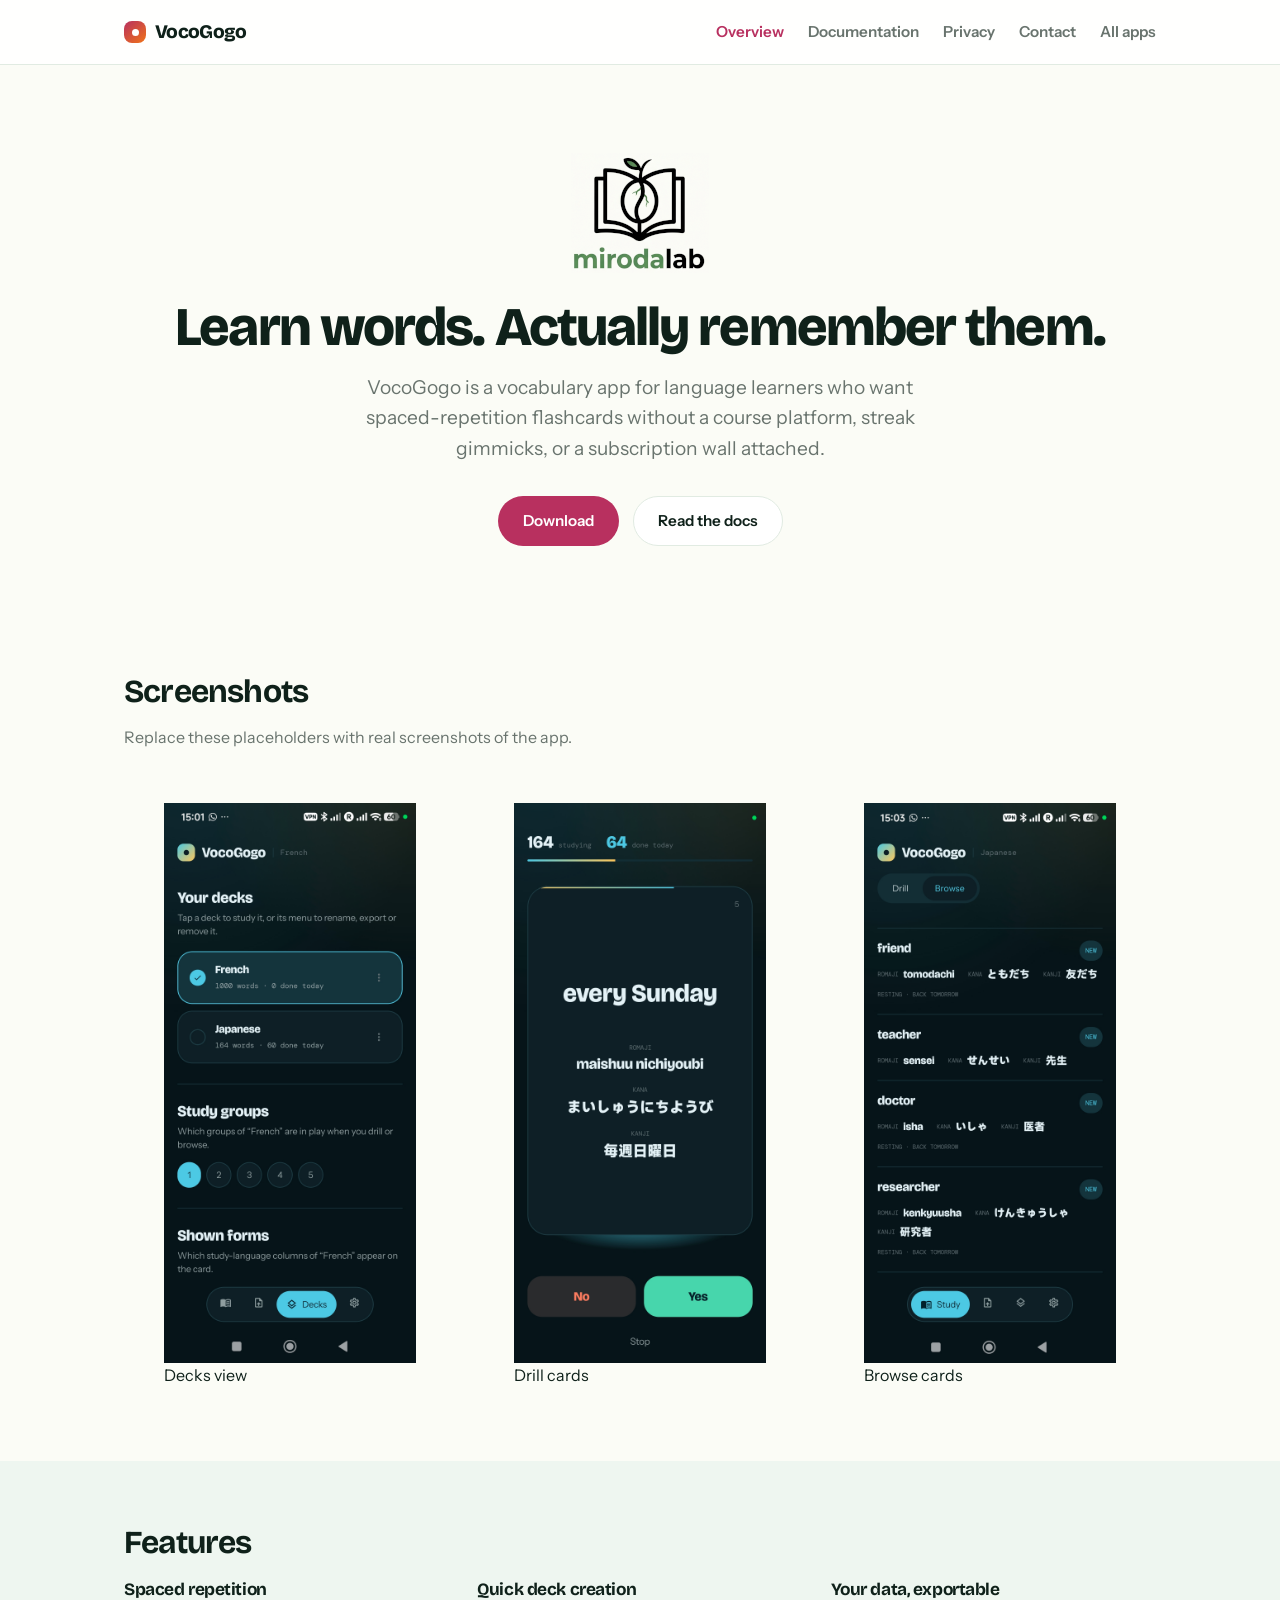
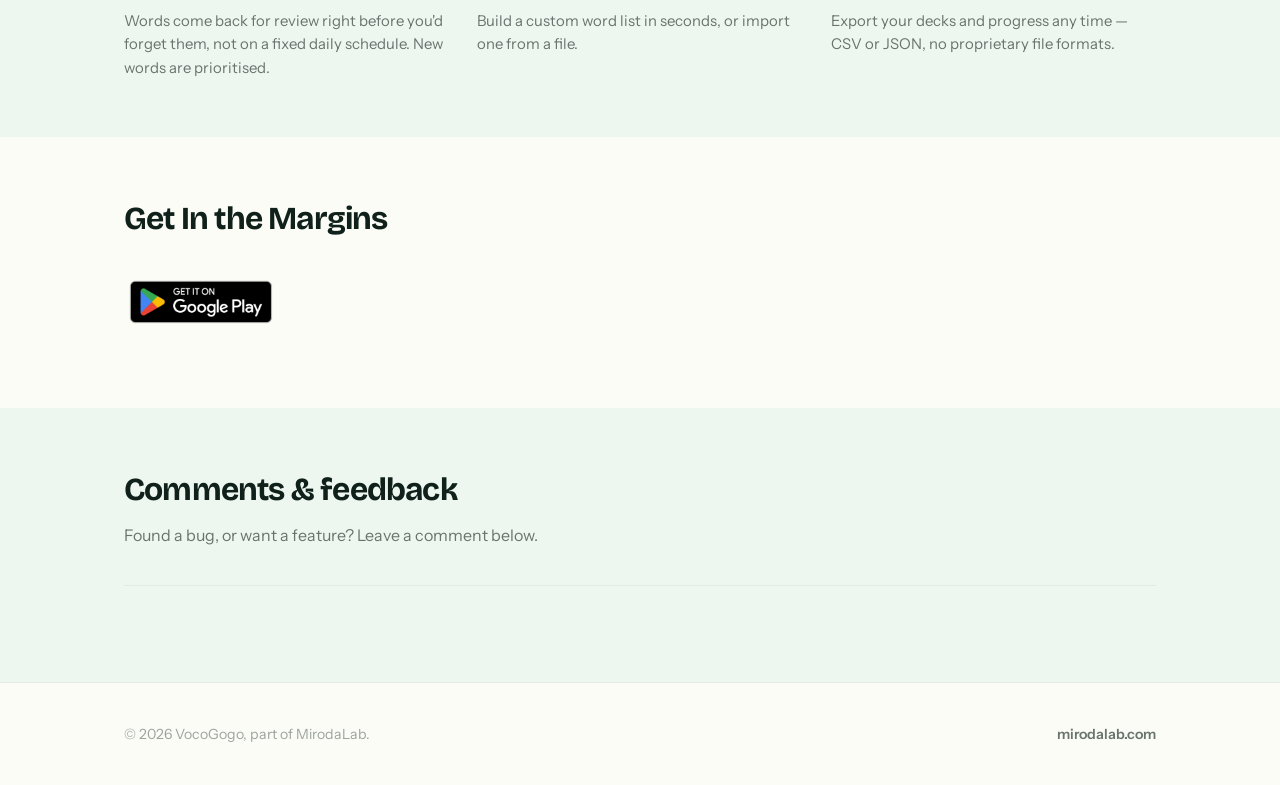
<file: index.html>
<!DOCTYPE html>
<html lang="en">
<head>
<meta charset="UTF-8">
<meta name="viewport" content="width=device-width, initial-scale=1.0">
<title>VocoGogo — a vocabulary learning app</title>
<meta name="description" content="VocoGogo is a vocabulary app for language learners — spaced-repetition flashcards without a bloated course platform attached.">
<link rel="stylesheet" href="css/style.css">
<style>:root{--accent:#b8305f;--accent-dark:#8f2549;}</style>
</head>
<body>

<header class="site-nav">
  <div class="wrap">
    <a class="brand" href="./"><span class="dot"></span>VocoGogo</a>
    <button class="menu-toggle" aria-label="Toggle menu" aria-expanded="false">
      <svg width="22" height="22" viewBox="0 0 22 22" fill="none" stroke="currentColor" stroke-width="2" stroke-linecap="round"><line x1="2" y1="5" x2="20" y2="5"/><line x1="2" y1="11" x2="20" y2="11"/><line x1="2" y1="17" x2="20" y2="17"/></svg>
    </button>
    <nav class="links">
      <a href="./" class="active">Overview</a>
      <a href="docs.html">Documentation</a>
      <a href="privacy.html">Privacy</a>
      <a href="contact.html">Contact</a>
      <a href="https://mirodalab.com">All apps</a>
    </nav>
  </div>
</header>

<section class="hero">
  <div class="logo-container">
      <img src="images/logo-stc.png" alt="Mirodalab">
  </div>
  <br>
  <div class="wrap">
    <h1>Learn words. Actually remember them.</h1>
    <p class="lead">VocoGogo is a vocabulary app for language learners who want spaced-repetition flashcards without a course platform, streak gimmicks, or a subscription wall attached.</p>
    <div class="cta-row">
      <a href="#download" class="btn btn-primary">Download</a>
      <a href="docs.html" class="btn btn-secondary">Read the docs</a>
    </div>
  </div>
</section>

<section>
  <div class="wrap">
    <h2 class="section-title">Screenshots</h2>
    <p class="section-sub">Replace these placeholders with real screenshots of the app.</p>
    <div class="screenshots">
      <figure class="screenshot">
        <img src="images/decks.jpg" alt="Decks view" loading="lazy">
        <figcaption>Decks view</figcaption>
      </figure>
      <figure class="screenshot">
        <img src="images/answer.jpg" alt="Flashcard drill view" loading="lazy">
        <figcaption>Drill cards</figcaption>
      </figure>
      <figure class="screenshot">
        <img src="images/browse.jpg" alt="Browse cards view" loading="lazy">
        <figcaption>Browse cards</figcaption>
      </figure>
    </div>
  </div>
</section>

<section class="alt">
  <div class="wrap">
    <h2 class="section-title">Features</h2>
    <div class="features">
      <div class="feature">
        <h4>Spaced repetition</h4>
        <p>Words come back for review right before you'd forget them, not on a fixed daily schedule. New words are prioritised.</p>
      </div>
      <div class="feature">
        <h4>Quick deck creation</h4>
        <p>Build a custom word list in seconds, or import one from a file.</p>
      </div>
      <div class="feature">
        <h4>Your data, exportable</h4>
        <p>Export your decks and progress any time — CSV or JSON, no proprietary file formats.</p>
      </div>
    </div>
  </div>
</section>

<section id="download">
  <div class="wrap">
    <h2 class="section-title">Get In the Margins</h2>
      <div class="google-container">
        <a href="https://play.google.com/store/apps/details?id=com.miroda.vocogogo" target="_blank"><img src="images/googleplay.png" height=100px alt="Mirodalab"></a>
      </div>
  </div>
</section>

<section class="alt">
  <div class="wrap">
    <h2 class="section-title">Comments &amp; feedback</h2>
    <p class="section-sub">Found a bug, or want a feature? Leave a comment below.</p>
    <div class="comments-section">
      <script src="https://giscus.app/client.js"
        data-repo="miroda3742/vocogogo-site"
        data-repo-id="REPLACE_ME"
        data-category="General"
        data-category-id="REPLACE_ME"
        data-mapping="pathname"
        data-strict="0"
        data-reactions-enabled="1"
        data-emit-metadata="0"
        data-input-position="top"
        data-theme="noborder_light"
        data-lang="en"
        data-loading="lazy"
        crossorigin="anonymous"
        async>
      </script>
    </div>
  </div>
</section>

<footer class="site-footer">
  <div class="wrap">
    <span>© 2026 VocoGogo, part of MirodaLab.</span>
    <span><a href="https://mirodalab.com">mirodalab.com</a></span>
  </div>
</footer>

<script src="js/nav.js" defer></script>
</body>
</html>
</file>
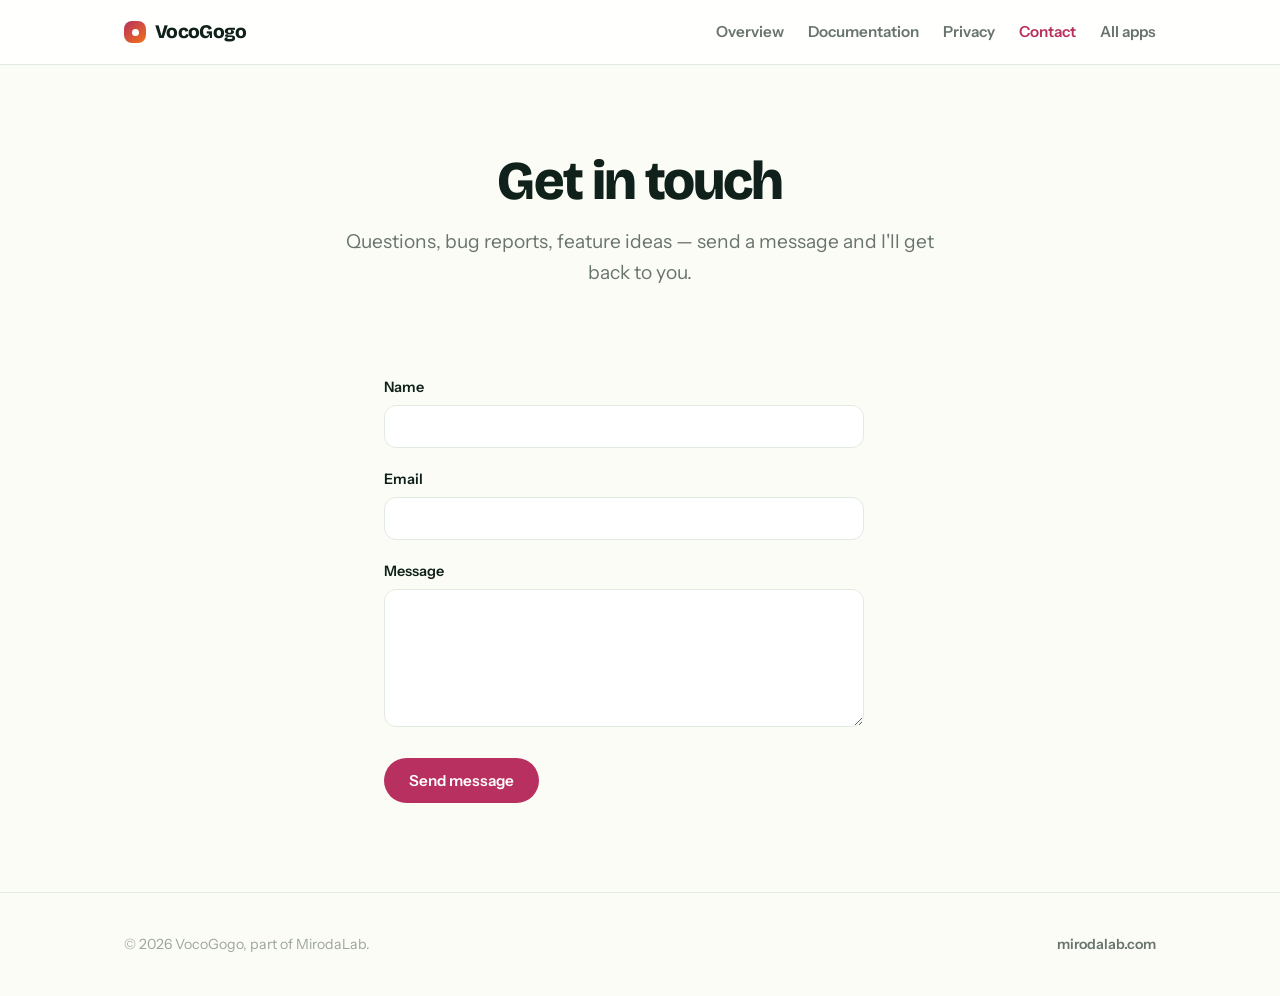
<file: contact.html>
<!DOCTYPE html>
<html lang="en">
<head>
<meta charset="UTF-8">
<meta name="viewport" content="width=device-width, initial-scale=1.0">
<title>Contact — VocoGogo</title>
<meta name="description" content="Get in touch about VocoGogo, the vocabulary learning app.">
<link rel="stylesheet" href="css/style.css">
<style>:root{--accent:#b8305f;--accent-dark:#8f2549;}</style>
<script src="https://challenges.cloudflare.com/turnstile/v0/api.js" async defer></script>
</head>
<body>

<header class="site-nav">
  <div class="wrap">
    <a class="brand" href="./"><span class="dot"></span>VocoGogo</a>
    <button class="menu-toggle" aria-label="Toggle menu" aria-expanded="false">
      <svg width="22" height="22" viewBox="0 0 22 22" fill="none" stroke="currentColor" stroke-width="2" stroke-linecap="round"><line x1="2" y1="5" x2="20" y2="5"/><line x1="2" y1="11" x2="20" y2="11"/><line x1="2" y1="17" x2="20" y2="17"/></svg>
    </button>
    <nav class="links">
      <a href="./">Overview</a>
      <a href="docs.html">Documentation</a>
      <a href="privacy.html">Privacy</a>
      <a href="contact.html" class="active">Contact</a>
      <a href="https://mirodalab.com">All apps</a>
    </nav>
  </div>
</header>

<section class="hero" style="padding-bottom:0">
  <div class="wrap">
    <h1>Get in touch</h1>
    <p class="lead">Questions, bug reports, feature ideas — send a message and I'll get back to you.</p>
  </div>
</section>

<section>
  <div class="wrap" style="max-width:560px">
    <form id="contact-form" class="contact-form" novalidate>
      <div class="form-row">
        <label for="name">Name</label>
        <input type="text" id="name" name="name" required autocomplete="name">
      </div>
      <div class="form-row">
        <label for="email">Email</label>
        <input type="email" id="email" name="email" required autocomplete="email">
      </div>
      <div class="form-row">
        <label for="message">Message</label>
        <textarea id="message" name="message" rows="6" required></textarea>
      </div>

      <!-- Honeypot: hidden from real visitors via CSS, left for bots -->
      <div class="hp-field" aria-hidden="true">
        <label for="company">Company</label>
        <input type="text" id="company" name="company" tabindex="-1" autocomplete="off">
      </div>

      <div class="form-row">
        <div class="cf-turnstile" data-sitekey="0x4AAAAAAEADFp6xcKhu_VGA"></div>
      </div>

      <button type="submit" class="btn btn-primary">Send message</button>
      <p class="form-status" id="form-status" role="status" aria-live="polite"></p>
    </form>
  </div>
</section>

<footer class="site-footer">
  <div class="wrap">
    <span>© 2026 VocoGogo, part of MirodaLab.</span>
    <span><a href="https://mirodalab.com">mirodalab.com</a></span>
  </div>
</footer>

<script src="js/nav.js" defer></script>
<script src="js/contact.js" defer></script>
</body>
</html>
</file>
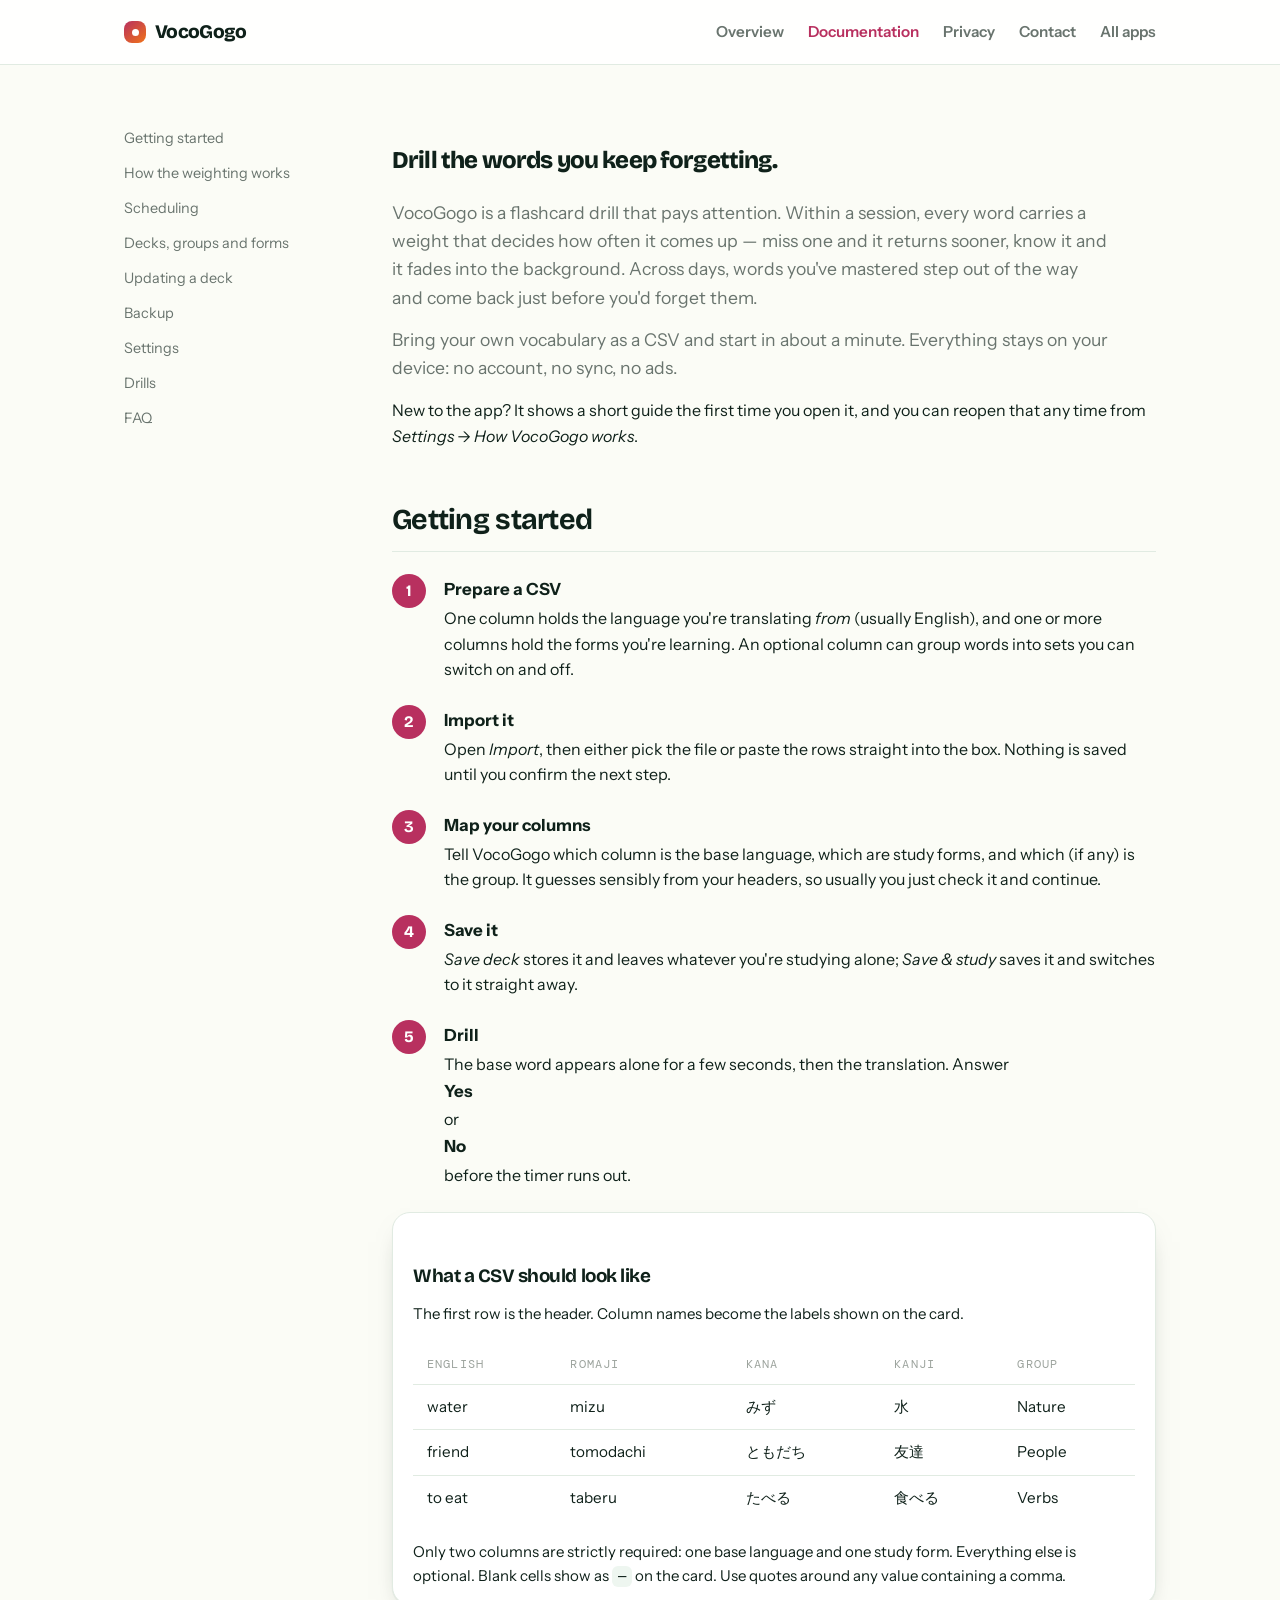
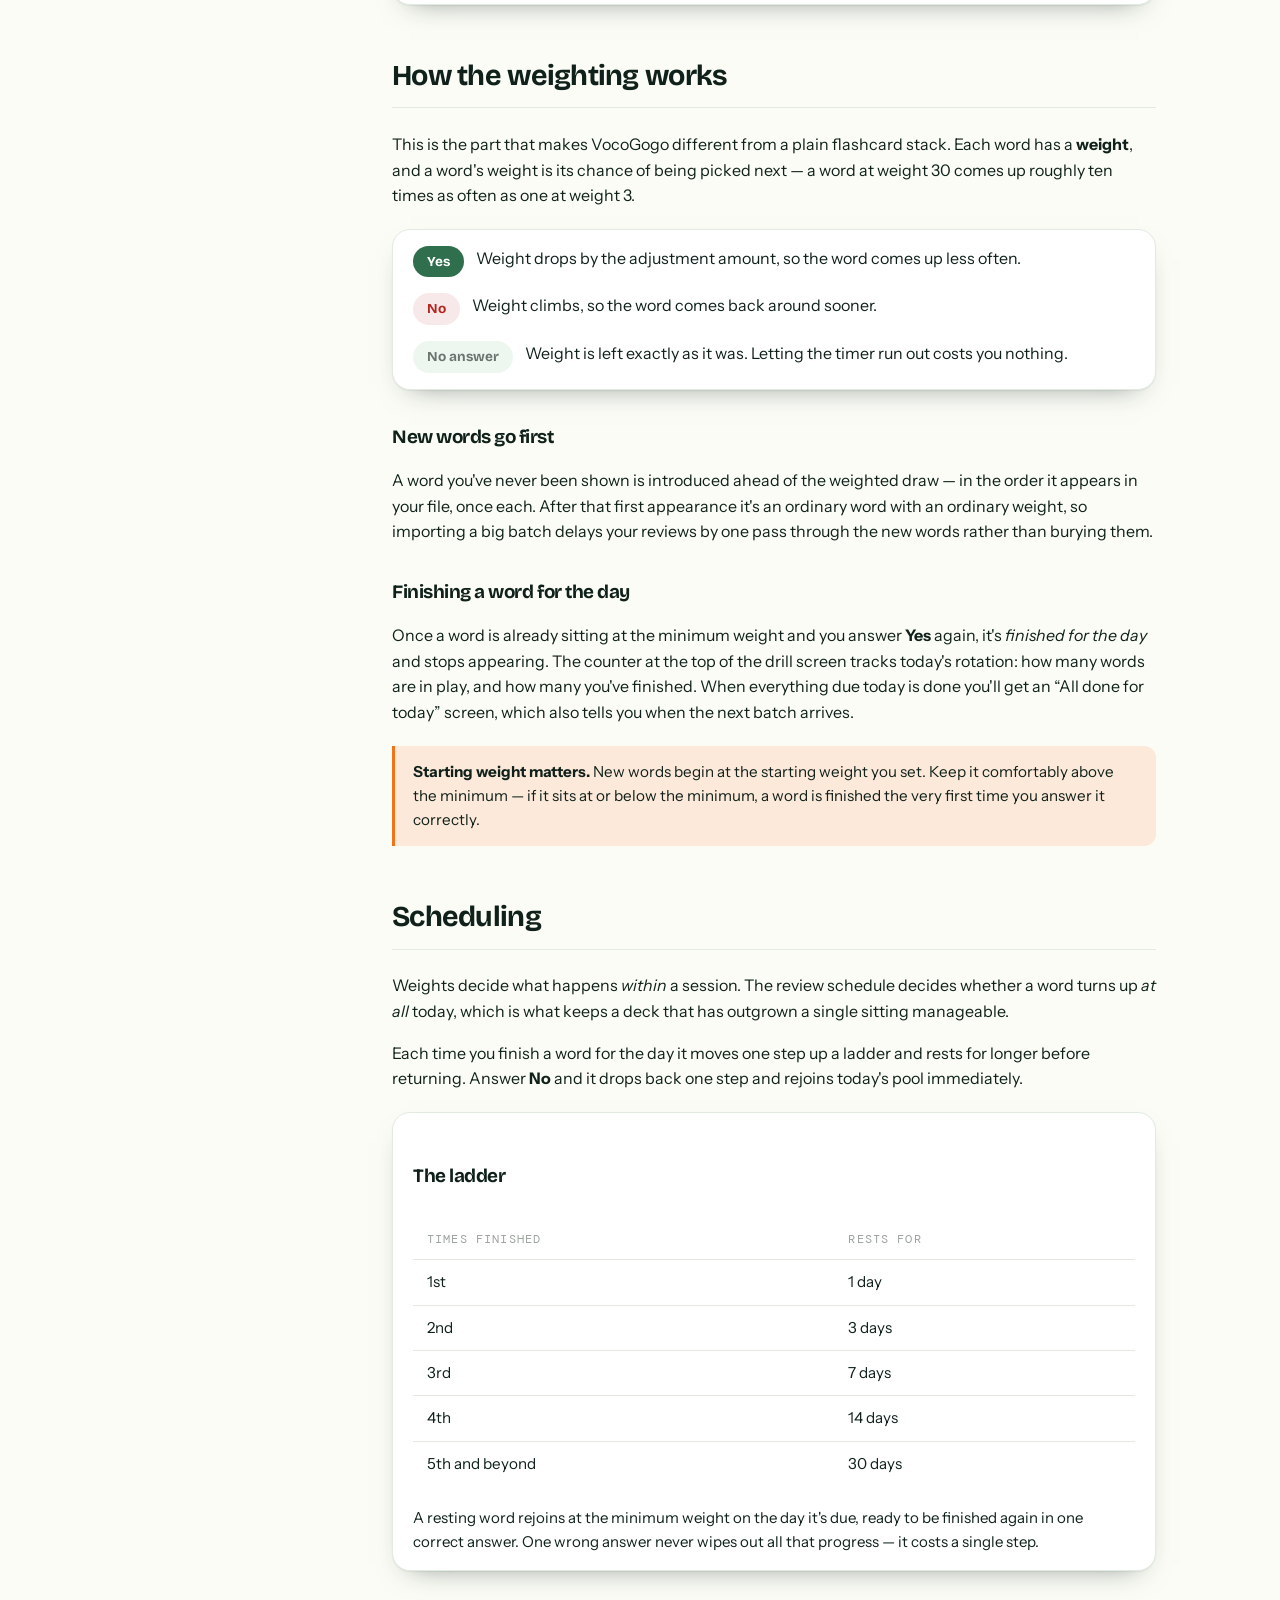
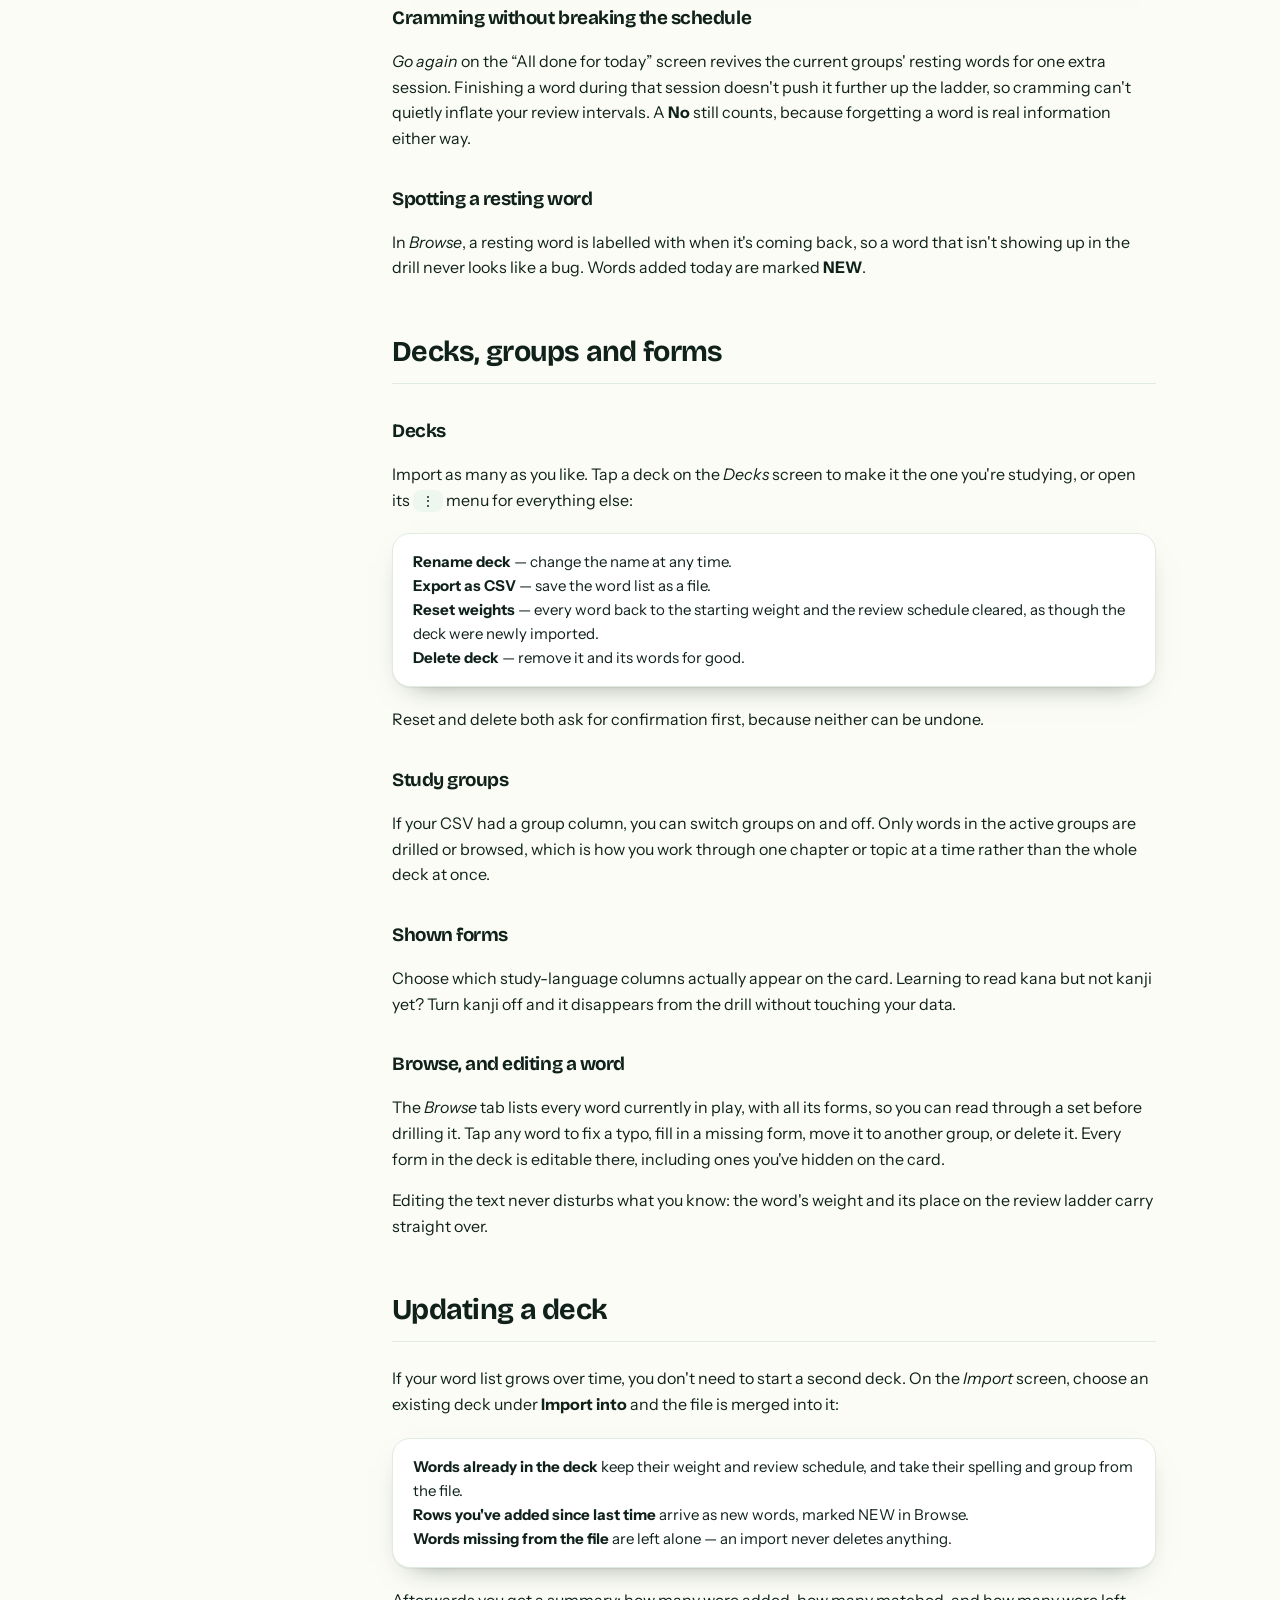
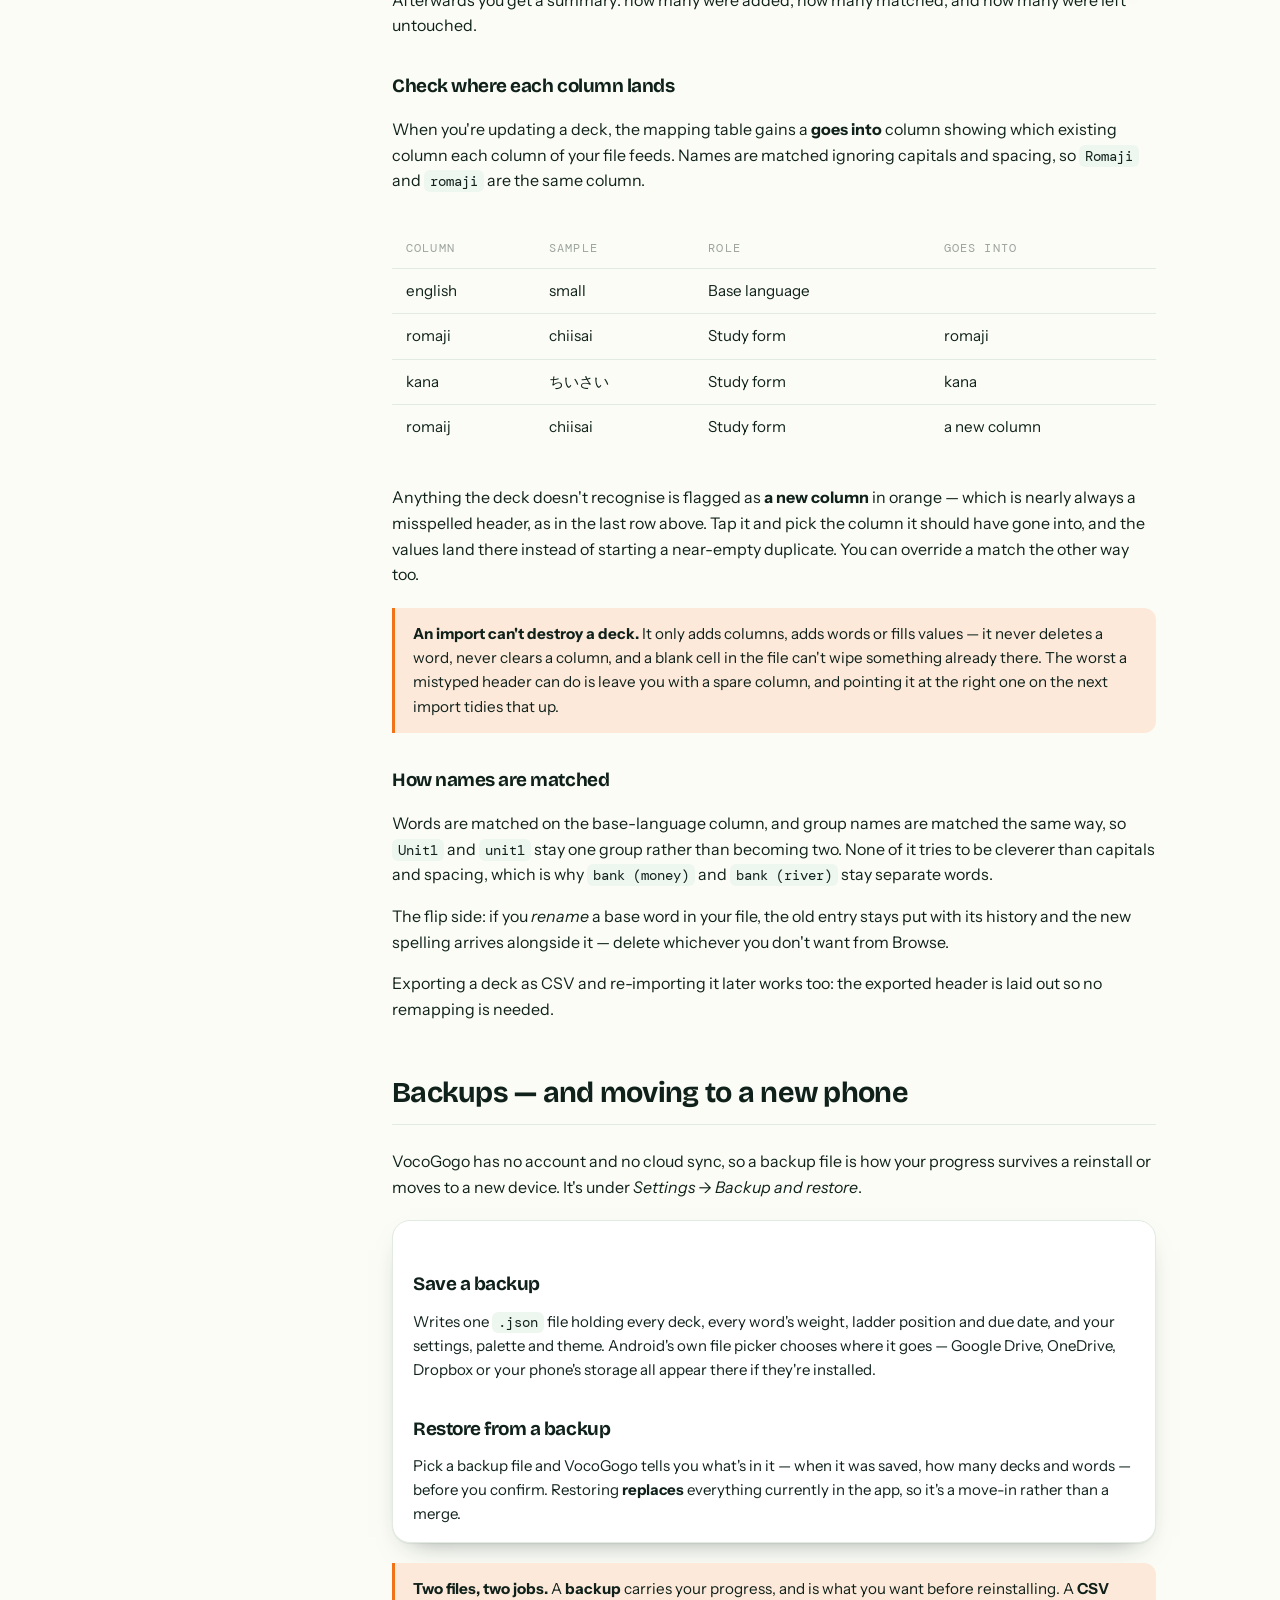
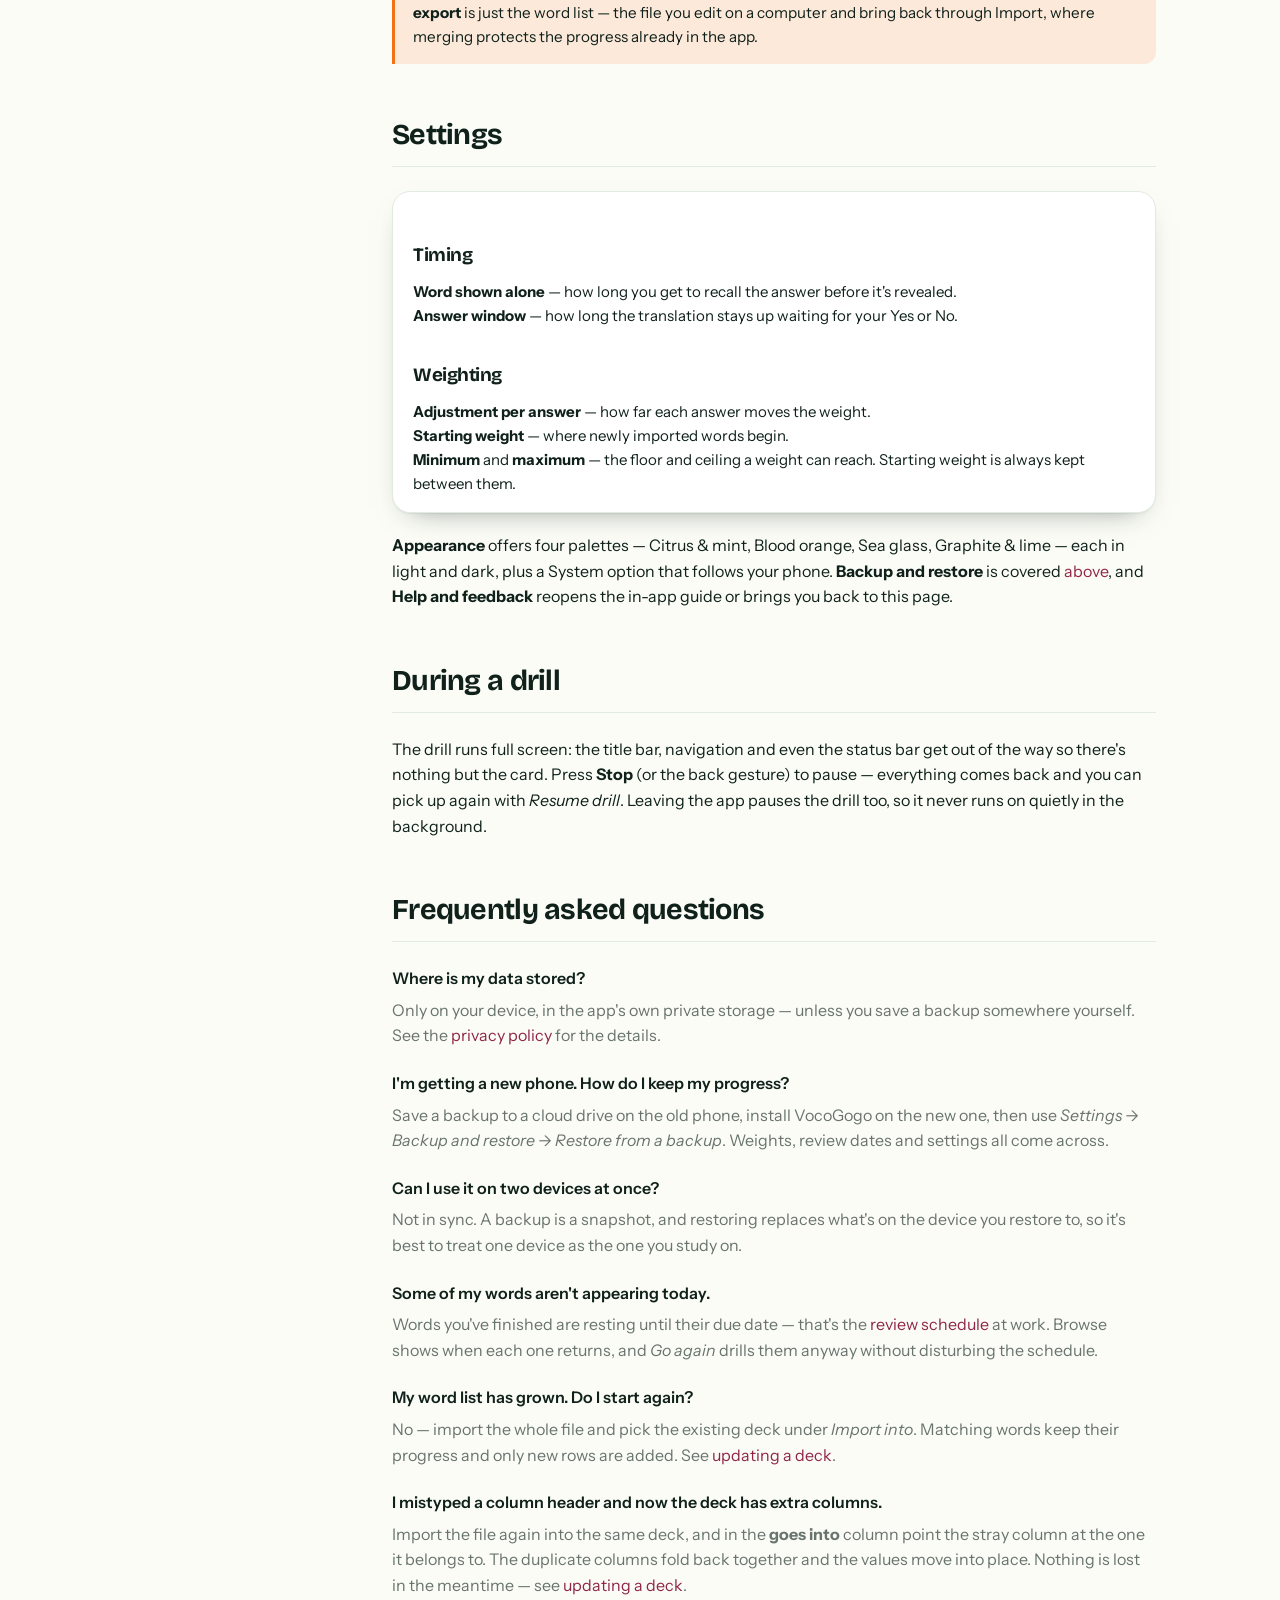
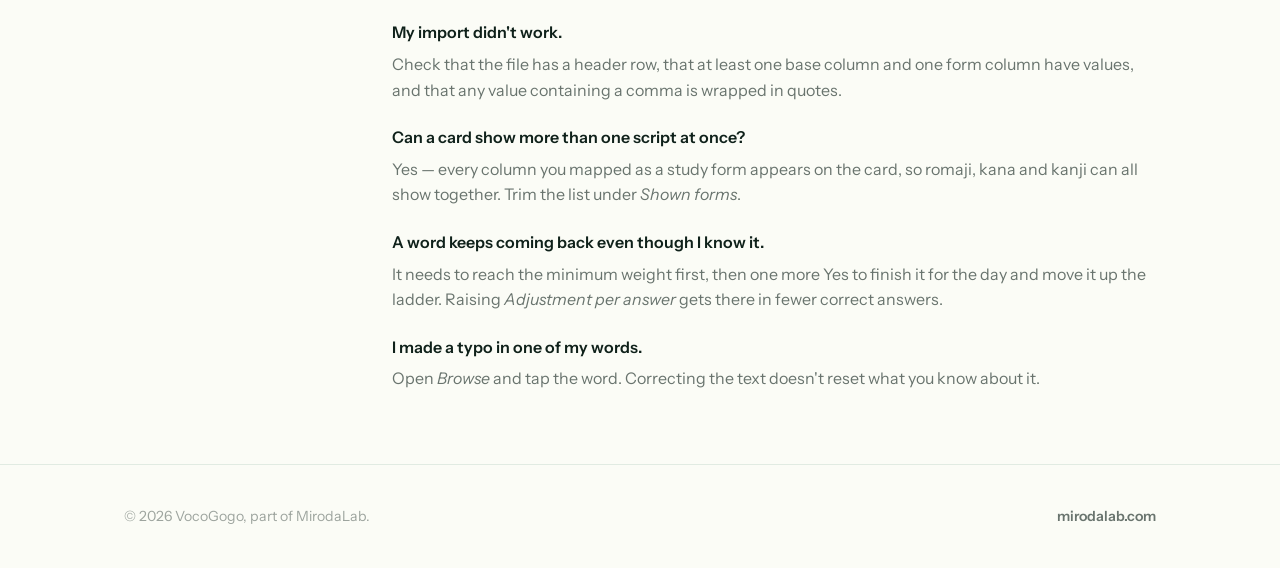
<file: docs.html>
<!DOCTYPE html>
<html lang="en">
<head>
<meta charset="UTF-8">
<meta name="viewport" content="width=device-width, initial-scale=1.0">
<title>Documentation — VocoGogo</title>
<link rel="stylesheet" href="css/style.css">
<style>:root{--accent:#b8305f;--accent-dark:#8f2549;}</style>
</head>
<body>

<header class="site-nav">
  <div class="wrap">
    <a class="brand" href="./"><span class="dot"></span>VocoGogo</a>
    <button class="menu-toggle" aria-label="Toggle menu" aria-expanded="false">
      <svg width="22" height="22" viewBox="0 0 22 22" fill="none" stroke="currentColor" stroke-width="2" stroke-linecap="round"><line x1="2" y1="5" x2="20" y2="5"/><line x1="2" y1="11" x2="20" y2="11"/><line x1="2" y1="17" x2="20" y2="17"/></svg>
    </button>
    <nav class="links">
      <a href="./">Overview</a>
      <a href="docs.html" class="active">Documentation</a>
      <a href="privacy.html">Privacy</a>
      <a href="contact.html">Contact</a>
      <a href="https://mirodalab.com">All apps</a>
    </nav>
  </div>
</header>

<section>
  <div class="wrap docs-layout">
    <aside class="docs-toc">
      <a href="#getting-started">Getting started</a>
      <a href="#weights">How the weighting works</a>
      <a href="#schedule">Scheduling</a>
      <a href="#decks">Decks, groups and forms</a>
      <a href="#update">Updating a deck</a>
      <a href="#backup">Backup</a>
      <a href="#settings">Settings</a>
      <a href="#drills">Drills</a>
      <a href="#faq">FAQ</a>
    </aside>

    <div class="docs-content">
      <h1>Drill the words you keep forgetting.</h1>
  <p class="lede">
    VocoGogo is a flashcard drill that pays attention. Within a session, every word carries a
    weight that decides how often it comes up — miss one and it returns sooner, know it and it
    fades into the background. Across days, words you've mastered step out of the way and come
    back just before you'd forget them.
  </p>
  <p class="lede">
    Bring your own vocabulary as a CSV and start in about a minute. Everything stays on your
    device: no account, no sync, no ads.
  </p>
  <p style="color:var(--ink-soft);">
    New to the app? It shows a short guide the first time you open it, and you can reopen that
    any time from <em>Settings → How VocoGogo works</em>.
  </p>

  <h2 id="getting-started">Getting started</h2>

  <ol class="steps">
    <li>
      <strong>Prepare a CSV</strong>
      One column holds the language you're translating <em>from</em> (usually English), and
      one or more columns hold the forms you're learning. An optional column can group words
      into sets you can switch on and off.
    </li>
    <li>
      <strong>Import it</strong>
      Open <em>Import</em>, then either pick the file or paste the rows straight into the box.
      Nothing is saved until you confirm the next step.
    </li>
    <li>
      <strong>Map your columns</strong>
      Tell VocoGogo which column is the base language, which are study forms, and which
      (if any) is the group. It guesses sensibly from your headers, so usually you just check
      it and continue.
    </li>
    <li>
      <strong>Save it</strong>
      <em>Save deck</em> stores it and leaves whatever you're studying alone;
      <em>Save &amp; study</em> saves it and switches to it straight away.
    </li>
    <li>
      <strong>Drill</strong>
      The base word appears alone for a few seconds, then the translation. Answer
      <strong>Yes</strong> or <strong>No</strong> before the timer runs out.
    </li>
  </ol>

  <div class="card">
    <h3>What a CSV should look like</h3>
    <p style="color:var(--ink-soft); font-size:15px;">
      The first row is the header. Column names become the labels shown on the card.
    </p>
    <div class="tablewrap">
      <table>
        <tr><th>english</th><th>romaji</th><th>kana</th><th>kanji</th><th>group</th></tr>
        <tr><td>water</td><td>mizu</td><td>みず</td><td>水</td><td>Nature</td></tr>
        <tr><td>friend</td><td>tomodachi</td><td>ともだち</td><td>友達</td><td>People</td></tr>
        <tr><td>to eat</td><td>taberu</td><td>たべる</td><td>食べる</td><td>Verbs</td></tr>
      </table>
    </div>
    <p style="margin-bottom:0; font-size:15px; color:var(--ink-soft);">
      Only two columns are strictly required: one base language and one study form. Everything
      else is optional. Blank cells show as <code>—</code> on the card. Use quotes around any
      value containing a comma.
    </p>
  </div>

  <h2 id="weights">How the weighting works</h2>
  <p>
    This is the part that makes VocoGogo different from a plain flashcard stack. Each word
    has a <strong>weight</strong>, and a word's weight is its chance of being picked next — a
    word at weight 30 comes up roughly ten times as often as one at weight 3.
  </p>

  <div class="card">
    <div class="keyrow">
      <span class="pill yes">Yes</span>
      <div>Weight drops by the adjustment amount, so the word comes up less often.</div>
    </div>
    <div class="keyrow">
      <span class="pill no">No</span>
      <div>Weight climbs, so the word comes back around sooner.</div>
    </div>
    <div class="keyrow" style="margin-bottom:0">
      <span class="pill none">No answer</span>
      <div>Weight is left exactly as it was. Letting the timer run out costs you nothing.</div>
    </div>
  </div>

  <h3>New words go first</h3>
  <p>
    A word you've never been shown is introduced ahead of the weighted draw — in the order it
    appears in your file, once each. After that first appearance it's an ordinary word with an
    ordinary weight, so importing a big batch delays your reviews by one pass through the new
    words rather than burying them.
  </p>

  <h3>Finishing a word for the day</h3>
  <p>
    Once a word is already sitting at the minimum weight and you answer <strong>Yes</strong>
    again, it's <em>finished for the day</em> and stops appearing. The counter at the top of
    the drill screen tracks today's rotation: how many words are in play, and how many you've
    finished. When everything due today is done you'll get an “All done for today” screen,
    which also tells you when the next batch arrives.
  </p>

  <div class="note">
    <strong>Starting weight matters.</strong> New words begin at the starting weight you set.
    Keep it comfortably above the minimum — if it sits at or below the minimum, a word is
    finished the very first time you answer it correctly.
  </div>

  <h2 id="schedule">Scheduling</h2>
  <p>
    Weights decide what happens <em>within</em> a session. The review schedule decides whether
    a word turns up <em>at all</em> today, which is what keeps a deck that has outgrown a
    single sitting manageable.
  </p>
  <p>
    Each time you finish a word for the day it moves one step up a ladder and rests for longer
    before returning. Answer <strong>No</strong> and it drops back one step and rejoins today's
    pool immediately.
  </p>

  <div class="card">
    <h3>The ladder</h3>
    <div class="tablewrap">
      <table>
        <tr><th>Times finished</th><th>Rests for</th></tr>
        <tr><td>1st</td><td>1 day</td></tr>
        <tr><td>2nd</td><td>3 days</td></tr>
        <tr><td>3rd</td><td>7 days</td></tr>
        <tr><td>4th</td><td>14 days</td></tr>
        <tr><td>5th and beyond</td><td>30 days</td></tr>
      </table>
    </div>
    <p style="margin-bottom:0; font-size:15px; color:var(--ink-soft);">
      A resting word rejoins at the minimum weight on the day it's due, ready to be finished
      again in one correct answer. One wrong answer never wipes out all that progress — it
      costs a single step.
    </p>
  </div>

  <h3>Cramming without breaking the schedule</h3>
  <p>
    <em>Go again</em> on the “All done for today” screen revives the current groups' resting
    words for one extra session. Finishing a word during that session doesn't push it further
    up the ladder, so cramming can't quietly inflate your review intervals. A
    <strong>No</strong> still counts, because forgetting a word is real information either way.
  </p>

  <h3>Spotting a resting word</h3>
  <p>
    In <em>Browse</em>, a resting word is labelled with when it's coming back, so a word that
    isn't showing up in the drill never looks like a bug. Words added today are marked
    <strong>NEW</strong>.
  </p>

  <h2 id="decks">Decks, groups and forms</h2>

  <h3>Decks</h3>
  <p>
    Import as many as you like. Tap a deck on the <em>Decks</em> screen to make it the one
    you're studying, or open its <span class="menu">⋮</span> menu for everything else:
  </p>
  <div class="card">
    <p style="font-size:15px; color:var(--ink-soft); margin-bottom:0;">
      <strong style="color:var(--ink)">Rename deck</strong> — change the name at any time.<br>
      <strong style="color:var(--ink)">Export as CSV</strong> — save the word list as a file.<br>
      <strong style="color:var(--ink)">Reset weights</strong> — every word back to the starting
      weight and the review schedule cleared, as though the deck were newly imported.<br>
      <strong style="color:var(--ink)">Delete deck</strong> — remove it and its words for good.
    </p>
  </div>
  <p>Reset and delete both ask for confirmation first, because neither can be undone.</p>

  <h3>Study groups</h3>
  <p>
    If your CSV had a group column, you can switch groups on and off. Only words in the active
    groups are drilled or browsed, which is how you work through one chapter or topic at a
    time rather than the whole deck at once.
  </p>

  <h3>Shown forms</h3>
  <p>
    Choose which study-language columns actually appear on the card. Learning to read kana but
    not kanji yet? Turn kanji off and it disappears from the drill without touching your data.
  </p>

  <h3>Browse, and editing a word</h3>
  <p>
    The <em>Browse</em> tab lists every word currently in play, with all its forms, so you can
    read through a set before drilling it. Tap any word to fix a typo, fill in a missing form,
    move it to another group, or delete it. Every form in the deck is editable there, including
    ones you've hidden on the card.
  </p>
  <p>
    Editing the text never disturbs what you know: the word's weight and its place on the
    review ladder carry straight over.
  </p>

  <h2 id="update">Updating a deck</h2>
  <p>
    If your word list grows over time, you don't need to start a second deck. On the
    <em>Import</em> screen, choose an existing deck under <strong>Import into</strong> and the
    file is merged into it:
  </p>
  <div class="card">
    <p style="font-size:15px; color:var(--ink-soft); margin-bottom:0;">
      <strong style="color:var(--ink)">Words already in the deck</strong> keep their weight and
      review schedule, and take their spelling and group from the file.<br>
      <strong style="color:var(--ink)">Rows you've added since last time</strong> arrive as new
      words, marked NEW in Browse.<br>
      <strong style="color:var(--ink)">Words missing from the file</strong> are left alone — an
      import never deletes anything.
    </p>
  </div>
  <p>
    Afterwards you get a summary: how many were added, how many matched, and how many were left
    untouched.
  </p>

  <h3>Check where each column lands</h3>
  <p>
    When you're updating a deck, the mapping table gains a <strong>goes into</strong> column
    showing which existing column each column of your file feeds. Names are matched ignoring
    capitals and spacing, so <code>Romaji</code> and <code>romaji</code> are the same column.
  </p>
  <div class="tablewrap">
    <table>
      <tr><th>Column</th><th>Sample</th><th>Role</th><th>Goes into</th></tr>
      <tr><td>english</td><td>small</td><td>Base language</td><td></td></tr>
      <tr><td>romaji</td><td>chiisai</td><td>Study form</td><td>romaji</td></tr>
      <tr><td>kana</td><td>ちいさい</td><td>Study form</td><td>kana</td></tr>
      <tr><td>romaij</td><td>chiisai</td><td>Study form</td><td>a new column</td></tr>
    </table>
  </div>
  <p>
    Anything the deck doesn't recognise is flagged as <strong>a new column</strong> in orange —
    which is nearly always a misspelled header, as in the last row above. Tap it and pick the
    column it should have gone into, and the values land there instead of starting a near-empty
    duplicate. You can override a match the other way too.
  </p>
  <div class="note">
    <strong>An import can't destroy a deck.</strong> It only adds columns, adds words or fills
    values — it never deletes a word, never clears a column, and a blank cell in the file can't
    wipe something already there. The worst a mistyped header can do is leave you with a spare
    column, and pointing it at the right one on the next import tidies that up.
  </div>

  <h3>How names are matched</h3>
  <p>
    Words are matched on the base-language column, and group names are matched the same way, so
    <code>Unit1</code> and <code>unit1</code> stay one group rather than becoming two. None of
    it tries to be cleverer than capitals and spacing, which is why <code>bank (money)</code>
    and <code>bank (river)</code> stay separate words.
  </p>
  <p>
    The flip side: if you <em>rename</em> a base word in your file, the old entry stays put with
    its history and the new spelling arrives alongside it — delete whichever you don't want from
    Browse.
  </p>
  <p>
    Exporting a deck as CSV and re-importing it later works too: the exported header is laid
    out so no remapping is needed.
  </p>

  <h2 id="backup">Backups — and moving to a new phone</h2>
  <p>
    VocoGogo has no account and no cloud sync, so a backup file is how your progress survives a
    reinstall or moves to a new device. It's under <em>Settings → Backup and restore</em>.
  </p>

  <div class="card">
    <h3>Save a backup</h3>
    <p style="font-size:15px; color:var(--ink-soft);">
      Writes one <code>.json</code> file holding every deck, every word's weight, ladder
      position and due date, and your settings, palette and theme. Android's own file picker
      chooses where it goes — Google Drive, OneDrive, Dropbox or your phone's storage all
      appear there if they're installed.
    </p>
    <h3>Restore from a backup</h3>
    <p style="font-size:15px; color:var(--ink-soft); margin-bottom:0;">
      Pick a backup file and VocoGogo tells you what's in it — when it was saved, how many decks
      and words — before you confirm. Restoring <strong>replaces</strong> everything currently in
      the app, so it's a move-in rather than a merge.
    </p>
  </div>

  <div class="note">
    <strong>Two files, two jobs.</strong> A <strong>backup</strong> carries your progress, and is
    what you want before reinstalling. A <strong>CSV export</strong> is just the word list — the
    file you edit on a computer and bring back through Import, where merging protects the
    progress already in the app.
  </div>

  <h2 id="settings">Settings</h2>
  <div class="card">
    <h3>Timing</h3>
    <p style="font-size:15px; color:var(--ink-soft); margin-bottom:18px;">
      <strong style="color:var(--ink)">Word shown alone</strong> — how long you get to recall
      the answer before it's revealed.<br>
      <strong style="color:var(--ink)">Answer window</strong> — how long the translation stays
      up waiting for your Yes or No.
    </p>
    <h3>Weighting</h3>
    <p style="font-size:15px; color:var(--ink-soft); margin-bottom:0;">
      <strong style="color:var(--ink)">Adjustment per answer</strong> — how far each answer
      moves the weight.<br>
      <strong style="color:var(--ink)">Starting weight</strong> — where newly imported words
      begin.<br>
      <strong style="color:var(--ink)">Minimum</strong> and <strong style="color:var(--ink)">maximum</strong>
      — the floor and ceiling a weight can reach. Starting weight is always kept between them.
    </p>
  </div>
  <p>
    <strong>Appearance</strong> offers four palettes — Citrus &amp; mint, Blood orange, Sea
    glass, Graphite &amp; lime — each in light and dark, plus a System option that follows your
    phone. <strong>Backup and restore</strong> is covered <a href="#backup">above</a>, and
    <strong>Help and feedback</strong> reopens the in-app guide or brings you back to this page.
  </p>

  <h2 id="drills">During a drill</h2>
  <p>
    The drill runs full screen: the title bar, navigation and even the status bar get out of
    the way so there's nothing but the card. Press <strong>Stop</strong> (or the back gesture)
    to pause — everything comes back and you can pick up again with <em>Resume drill</em>.
    Leaving the app pauses the drill too, so it never runs on quietly in the background.
  </p>

  <h2 id="faq">Frequently asked questions</h2>
  <dl class="faq">
    <dt>Where is my data stored?</dt>
    <dd>Only on your device, in the app's own private storage — unless you save a backup
      somewhere yourself. See the <a href="privacy.html">privacy policy</a> for the details.</dd>

    <dt>I'm getting a new phone. How do I keep my progress?</dt>
    <dd>Save a backup to a cloud drive on the old phone, install VocoGogo on the new one, then
      use <em>Settings → Backup and restore → Restore from a backup</em>. Weights, review dates
      and settings all come across.</dd>

    <dt>Can I use it on two devices at once?</dt>
    <dd>Not in sync. A backup is a snapshot, and restoring replaces what's on the device you
      restore to, so it's best to treat one device as the one you study on.</dd>

    <dt>Some of my words aren't appearing today.</dt>
    <dd>Words you've finished are resting until their due date — that's the
      <a href="#schedule">review schedule</a> at work. Browse shows when each one returns, and
      <em>Go again</em> drills them anyway without disturbing the schedule.</dd>

    <dt>My word list has grown. Do I start again?</dt>
    <dd>No — import the whole file and pick the existing deck under <em>Import into</em>.
      Matching words keep their progress and only new rows are added. See
      <a href="#update">updating a deck</a>.</dd>

    <dt>I mistyped a column header and now the deck has extra columns.</dt>
    <dd>Import the file again into the same deck, and in the <strong>goes into</strong> column
      point the stray column at the one it belongs to. The duplicate columns fold back together
      and the values move into place. Nothing is lost in the meantime — see
      <a href="#update">updating a deck</a>.</dd>

    <dt>My import didn't work.</dt>
    <dd>Check that the file has a header row, that at least one base column and one form
      column have values, and that any value containing a comma is wrapped in quotes.</dd>

    <dt>Can a card show more than one script at once?</dt>
    <dd>Yes — every column you mapped as a study form appears on the card, so romaji, kana and
      kanji can all show together. Trim the list under <em>Shown forms</em>.</dd>

    <dt>A word keeps coming back even though I know it.</dt>
    <dd>It needs to reach the minimum weight first, then one more Yes to finish it for the day
      and move it up the ladder. Raising <em>Adjustment per answer</em> gets there in fewer
      correct answers.</dd>

    <dt>I made a typo in one of my words.</dt>
    <dd>Open <em>Browse</em> and tap the word. Correcting the text doesn't reset what you know
      about it.</dd>
  </dl>
    </div>
  </div>
</section>

<footer class="site-footer">
  <div class="wrap">
    <span>© 2026 VocoGogo, part of MirodaLab.</span>
    <span><a href="https://mirodalab.com">mirodalab.com</a></span>
  </div>
</footer>

<script src="js/nav.js" defer></script>
</body>
</html>
</file>
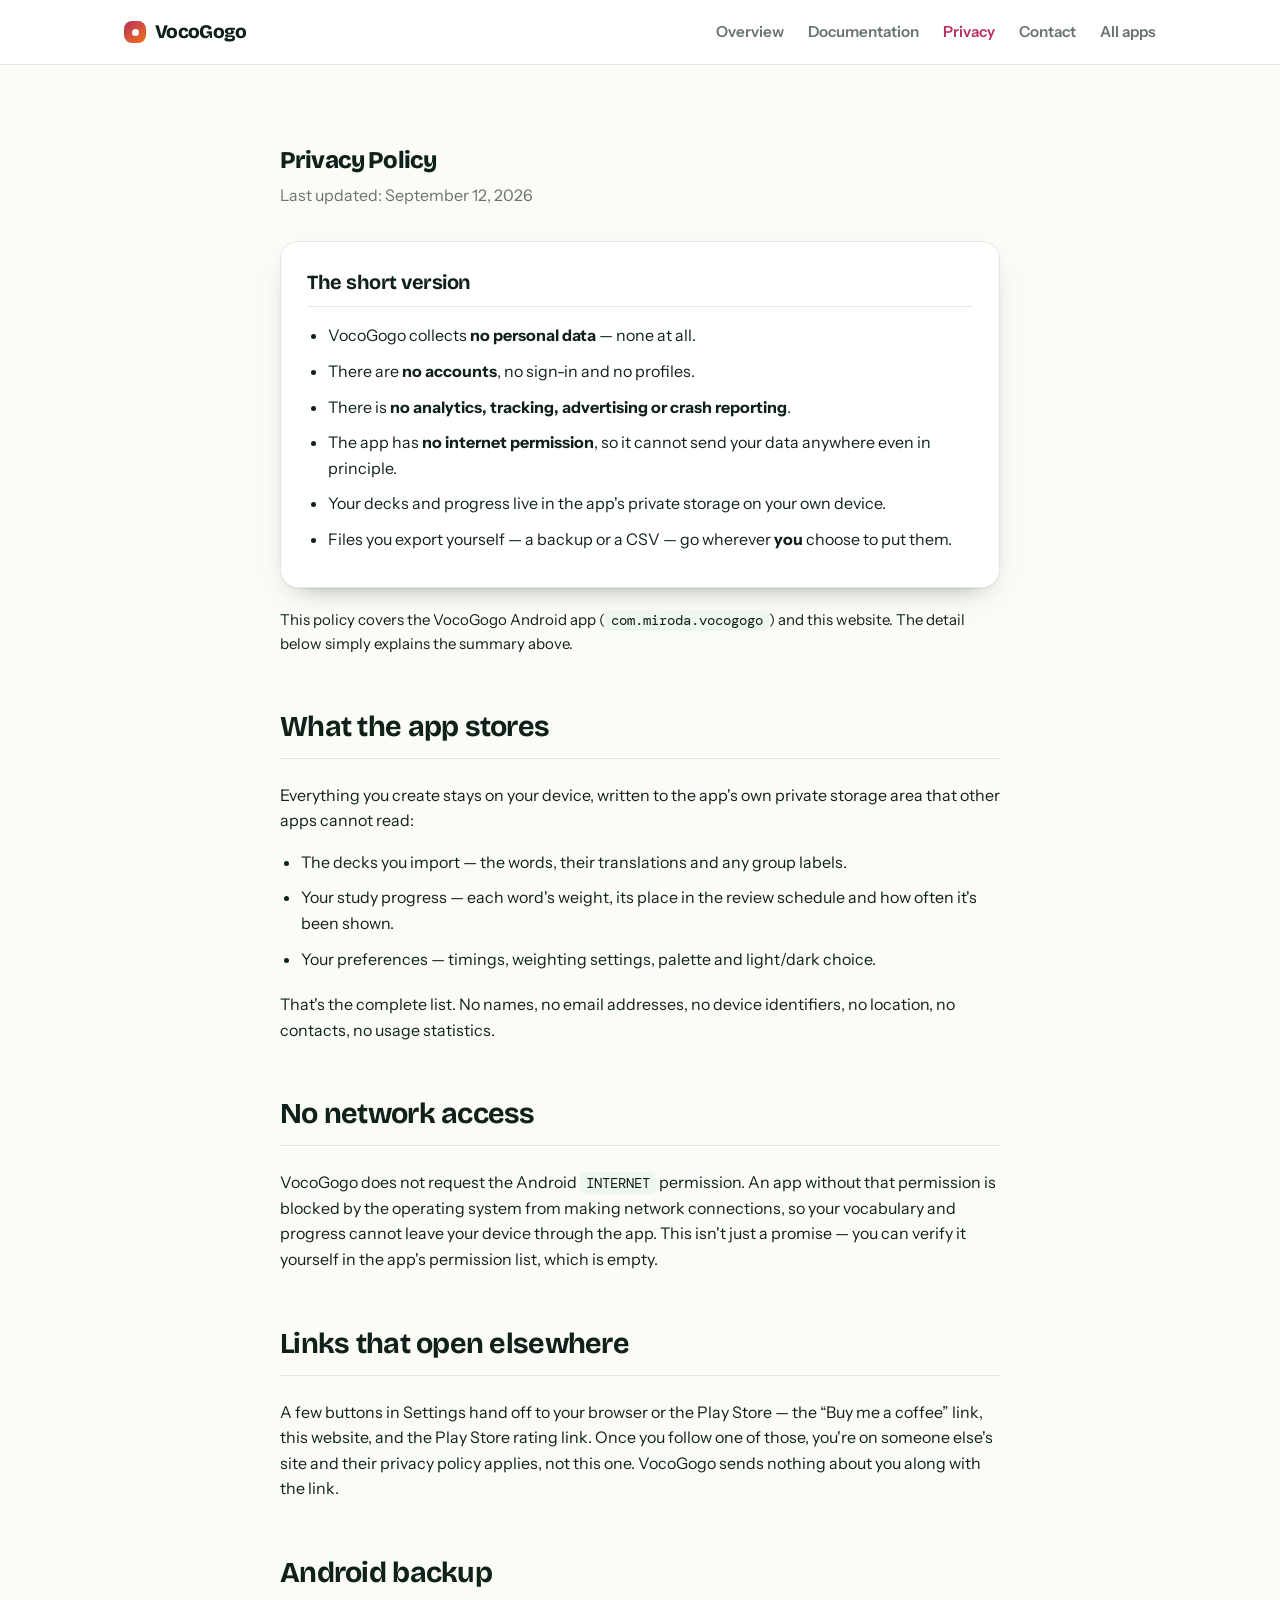
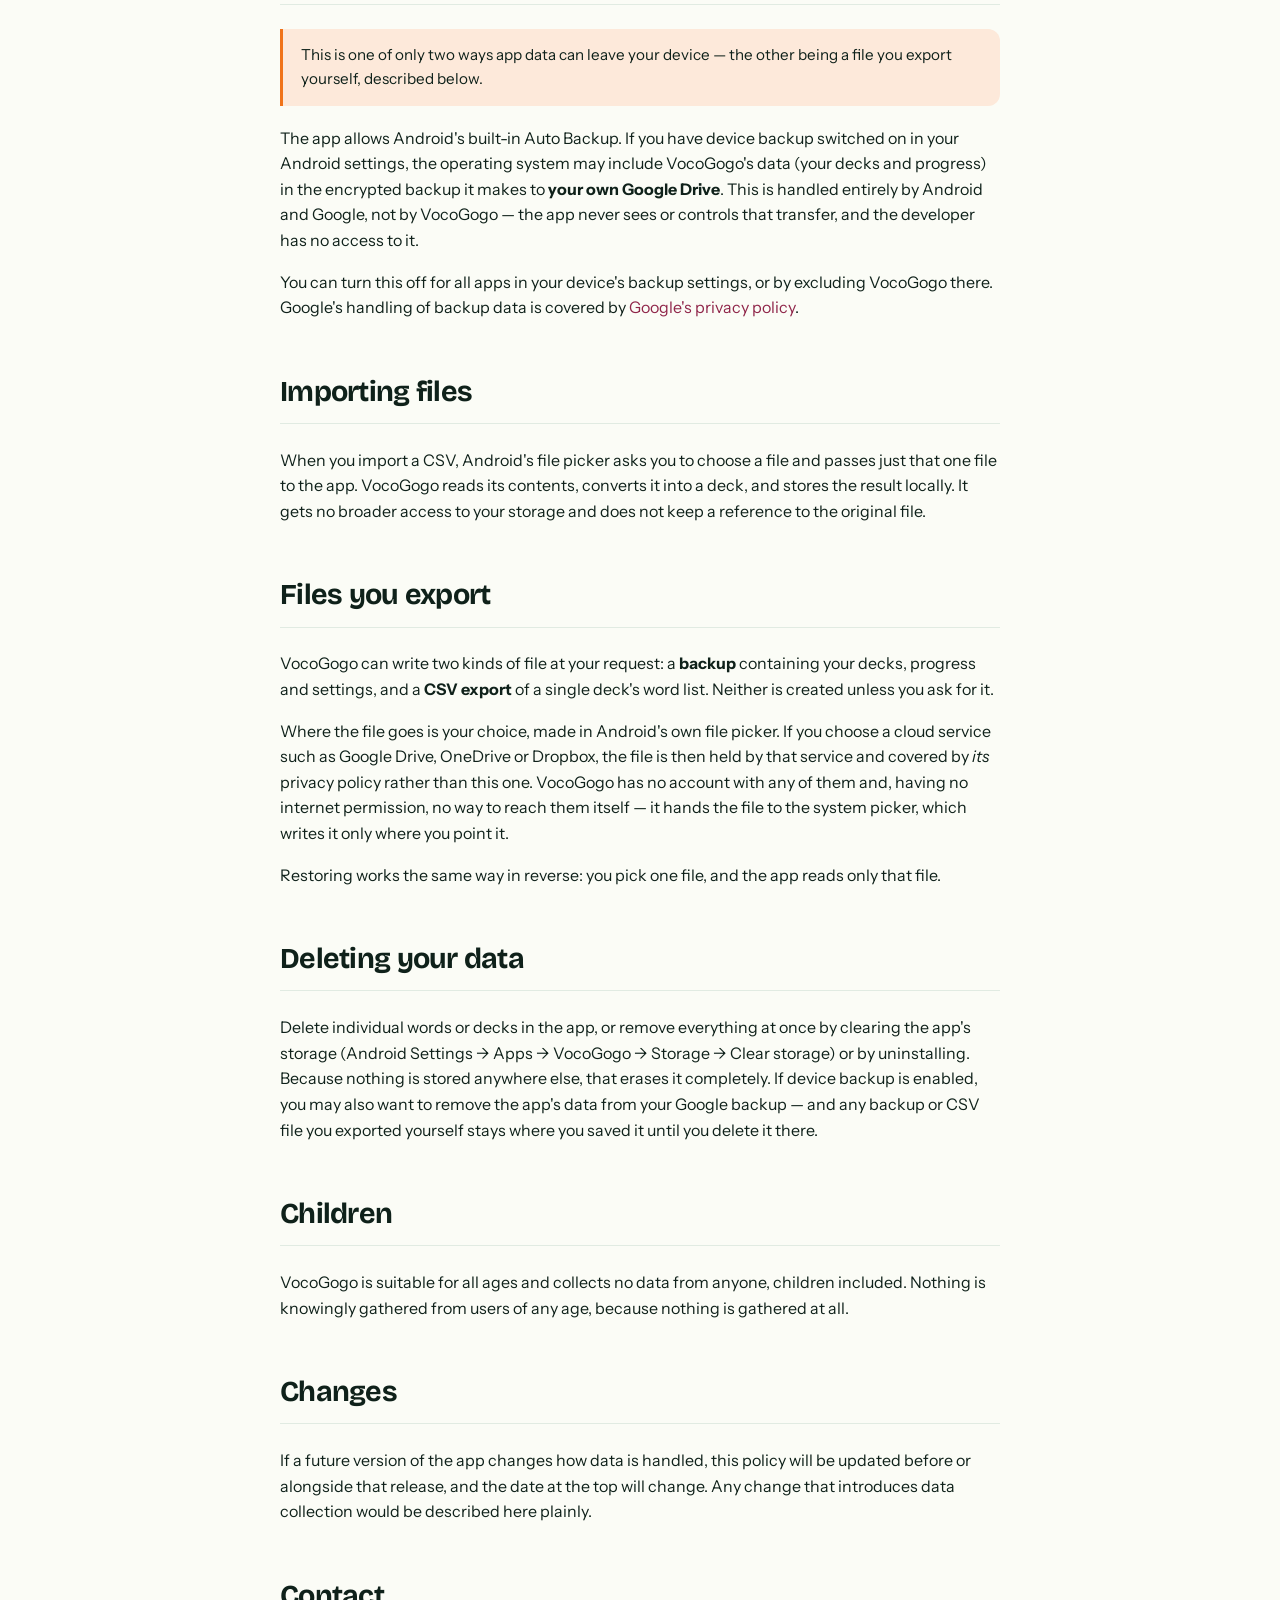
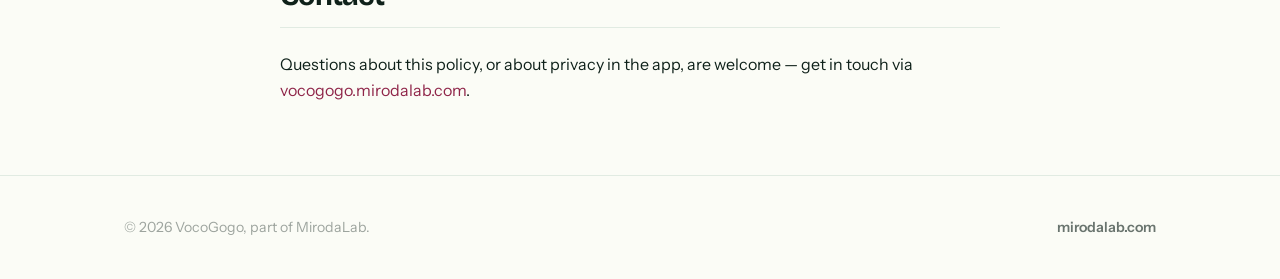
<file: privacy.html>
<!DOCTYPE html>
<html lang="en">
<head>
<meta charset="UTF-8">
<meta name="viewport" content="width=device-width, initial-scale=1.0">
<title>Privacy Policy — VocoGogo</title>
<meta name="description" content="Privacy policy for VocoGogo, the vocabulary learning app.">
<link rel="stylesheet" href="css/style.css">
<style>:root{--accent:#b8305f;--accent-dark:#8f2549;}</style>
</head>
<body>

<header class="site-nav">
  <div class="wrap">
    <a class="brand" href="./"><span class="dot"></span>VocoGogo</a>
    <button class="menu-toggle" aria-label="Toggle menu" aria-expanded="false">
      <svg width="22" height="22" viewBox="0 0 22 22" fill="none" stroke="currentColor" stroke-width="2" stroke-linecap="round"><line x1="2" y1="5" x2="20" y2="5"/><line x1="2" y1="11" x2="20" y2="11"/><line x1="2" y1="17" x2="20" y2="17"/></svg>
    </button>
    <nav class="links">
      <a href="./">Overview</a>
      <a href="docs.html">Documentation</a>
      <a href="privacy.html" class="active">Privacy</a>
      <a href="contact.html">Contact</a>
      <a href="https://mirodalab.com">All apps</a>
    </nav>
  </div>
</header>

<section>
  <div class="wrap">
    <div class="docs-content" style="max-width:720px;margin:0 auto">
      <h1 style="margin-bottom:4px">Privacy Policy</h1>
      <p class="section-sub" style="margin-bottom:32px">Last updated: September 12, 2026</p>

      <div class="summary">
        <h2>The short version</h2>
        <ul>
          <li>VocoGogo collects <strong>no personal data</strong> — none at all.</li>
          <li>There are <strong>no accounts</strong>, no sign-in and no profiles.</li>
          <li>There is <strong>no analytics, tracking, advertising or crash reporting</strong>.</li>
          <li>The app has <strong>no internet permission</strong>, so it cannot send your data anywhere even in principle.</li>
          <li>Your decks and progress live in the app's private storage on your own device.</li>
          <li>Files you export yourself — a backup or a CSV — go wherever <strong>you</strong> choose to put them.</li>
        </ul>
      </div>

      <p style="color:var(--ink-soft); font-size:15px;">
        This policy covers the VocoGogo Android app (<code>com.miroda.vocogogo</code>) and this
        website. The detail below simply explains the summary above.
      </p>

      <h2>What the app stores</h2>
      <p>
        Everything you create stays on your device, written to the app's own private storage area
        that other apps cannot read:
      </p>
      <ul>
        <li>The decks you import — the words, their translations and any group labels.</li>
        <li>Your study progress — each word's weight, its place in the review schedule and how
          often it's been shown.</li>
        <li>Your preferences — timings, weighting settings, palette and light/dark choice.</li>
      </ul>
      <p>
        That's the complete list. No names, no email addresses, no device identifiers, no location,
        no contacts, no usage statistics.
      </p>

      <h2>No network access</h2>
      <p>
        VocoGogo does not request the Android <code>INTERNET</code> permission. An app without
        that permission is blocked by the operating system from making network connections, so your
        vocabulary and progress cannot leave your device through the app. This isn't just a promise
        — you can verify it yourself in the app's permission list, which is empty.
      </p>

      <h2>Links that open elsewhere</h2>
      <p>
        A few buttons in Settings hand off to your browser or the Play Store — the “Buy me a
        coffee” link, this website, and the Play Store rating link. Once you follow one of those,
        you're on someone else's site and their privacy policy applies, not this one. VocoGogo
        sends nothing about you along with the link.
      </p>

      <h2>Android backup</h2>
      <div class="note">
        This is one of only two ways app data can leave your device — the other being a file you
        export yourself, described below.
      </div>
      <p>
        The app allows Android's built-in Auto Backup. If you have device backup switched on in
        your Android settings, the operating system may include VocoGogo's data (your decks and
        progress) in the encrypted backup it makes to <strong>your own Google Drive</strong>. This
        is handled entirely by Android and Google, not by VocoGogo — the app never sees or
        controls that transfer, and the developer has no access to it.
      </p>
      <p>
        You can turn this off for all apps in your device's backup settings, or by excluding
        VocoGogo there. Google's handling of backup data is covered by
        <a href="https://policies.google.com/privacy">Google's privacy policy</a>.
      </p>

      <h2>Importing files</h2>
      <p>
        When you import a CSV, Android's file picker asks you to choose a file and passes just that
        one file to the app. VocoGogo reads its contents, converts it into a deck, and stores the
        result locally. It gets no broader access to your storage and does not keep a reference to
        the original file.
      </p>

      <h2>Files you export</h2>
      <p>
        VocoGogo can write two kinds of file at your request: a <strong>backup</strong> containing
        your decks, progress and settings, and a <strong>CSV export</strong> of a single deck's word
        list. Neither is created unless you ask for it.
      </p>
      <p>
        Where the file goes is your choice, made in Android's own file picker. If you choose a cloud
        service such as Google Drive, OneDrive or Dropbox, the file is then held by that service and
        covered by <em>its</em> privacy policy rather than this one. VocoGogo has no account with any
        of them and, having no internet permission, no way to reach them itself — it hands the file
        to the system picker, which writes it only where you point it.
      </p>
      <p>
        Restoring works the same way in reverse: you pick one file, and the app reads only that file.
      </p>

      <h2>Deleting your data</h2>
      <p>
        Delete individual words or decks in the app, or remove everything at once by clearing the
        app's storage (Android Settings → Apps → VocoGogo → Storage → Clear storage) or by
        uninstalling. Because nothing is stored anywhere else, that erases it completely. If device
        backup is enabled, you may also want to remove the app's data from your Google backup — and
        any backup or CSV file you exported yourself stays where you saved it until you delete it
        there.
      </p>

      <h2>Children</h2>
      <p>
        VocoGogo is suitable for all ages and collects no data from anyone, children included.
        Nothing is knowingly gathered from users of any age, because nothing is gathered at all.
      </p>

      <h2>Changes</h2>
      <p>
        If a future version of the app changes how data is handled, this policy will be updated
        before or alongside that release, and the date at the top will change. Any change that
        introduces data collection would be described here plainly.
      </p>
      <h2>Contact</h2>
        <p>
          Questions about this policy, or about privacy in the app, are welcome — get in touch via
          <a href="https://vocogogo.mirodalab.com">vocogogo.mirodalab.com</a>.
        </p>
        </div>
      </div>
    </section>

    <footer class="site-footer">
  <div class="wrap">
    <span>© 2026 VocoGogo, part of MirodaLab.</span>
    <span><a href="https://mirodalab.com">mirodalab.com</a></span>
  </div>
</footer>

<script src="js/nav.js" defer></script>
</body>
</html>
</file>
<file: css/style.css>
/* ==========================================================================
   Shared stylesheet — copied into css/style.css for every site (main + 4 apps)
   Override --accent (and --accent-dark) per app for a distinct feel while
   keeping one system.

   The palette, type and shapes come from the VocoGogo help page. Every colour
   is a token, so light and dark are two sets of values rather than two sets of
   rules, and a per-app accent override still flows through everything derived
   from it (soft fills, links, focus rings).
   ========================================================================== */

@import url("https://fonts.googleapis.com/css2?family=Bricolage+Grotesque:opsz,wght@12..96,600;12..96,700;12..96,800&family=Instrument+Sans:wght@400;500;600&family=DM+Mono:wght@400;500&display=swap");

:root {
  color-scheme: light dark;

  --bg: #FBFCF6;
  --bg-alt: #EEF6F0;
  --card-bg: #FFFFFF;
  --border: #E1EBE2;

  --text: #0F211A;
  --text-muted: color-mix(in srgb, var(--text) 62%, var(--bg) 38%);
  --text-faint: color-mix(in srgb, var(--text) 40%, var(--bg) 60%);

  /* Fills. --accent-ink stays white in both themes so an app that overrides
     --accent to any mid-dark colour keeps readable button text. */
  --accent: #0C7D5D;
  --accent-dark: #0A6249;
  --accent-ink: #FFFFFF;
  --accent-soft: color-mix(in srgb, var(--accent) 12%, var(--card-bg) 88%);
  --link: var(--accent-dark);

  /* Secondary accent, used for notes and the warm half of the background wash. */
  --zest: #F07319;
  --zest-soft: color-mix(in srgb, var(--zest) 16%, var(--card-bg) 84%);

  /* Semantic. Fixed meaning, so these never follow a per-app accent. */
  --good: #2F6F4E;
  --bad: #B3261E;
  --bad-soft: color-mix(in srgb, var(--bad) 10%, var(--card-bg) 90%);

  --wash-mint: color-mix(in srgb, var(--accent) 13%, transparent);
  --wash-zest: color-mix(in srgb, var(--zest) 12%, transparent);
  --lift: 0 1px 1px color-mix(in srgb, var(--text) 5%, transparent),
          0 12px 28px -18px color-mix(in srgb, var(--text) 55%, transparent);

  --radius: 18px;
  --radius-sm: 12px;
  --radius-pill: 999px;
  --max-width: 1080px;

  --font: "Instrument Sans", system-ui, -apple-system, BlinkMacSystemFont, "Segoe UI", Roboto, Helvetica, Arial, sans-serif;
  --display: "Bricolage Grotesque", var(--font);
  --mono: "DM Mono", ui-monospace, SFMono-Regular, Menlo, Consolas, monospace;
}

@media (prefers-color-scheme: dark) {
  :root {
    --bg: #08130F;
    --bg-alt: #172C24;
    --card-bg: #0F1E19;
    --border: #223A31;

    --text: #E9F4EC;

    /* Deep enough that white button text still passes contrast, while links
       brighten automatically from whatever accent an app has set. */
    --accent: #1E9E76;
    --accent-dark: #178A66;
    --link: color-mix(in srgb, var(--accent) 60%, #FFFFFF 40%);

    --zest: #FFA24D;
    --good: #46DDA3;
    --bad: #FF7A5C;
  }
}

* { box-sizing: border-box; }

html, body {
  margin: 0;
  padding: 0;
  background: var(--bg);
  color: var(--text);
  font-family: var(--font);
  line-height: 1.6;
  -webkit-font-smoothing: antialiased;
}

/* Soft colour wash behind every page. Fixed and non-interactive, so it costs
   nothing but stops large light areas reading as flat white. */
body::before {
  content: "";
  position: fixed;
  inset: -20vh -10vw auto;
  height: 90vh;
  z-index: -1;
  pointer-events: none;
  background:
    radial-gradient(46vw 46vw at 12% 22%, var(--wash-mint), transparent 62%),
    radial-gradient(40vw 40vw at 92% 6%, var(--wash-zest), transparent 60%);
}

h1, h2, h3, h4 {
  font-family: var(--display);
  font-weight: 700;
  letter-spacing: -0.025em;
}
h1 { letter-spacing: -0.035em; font-weight: 800; }

a { color: var(--link); text-decoration: none; text-underline-offset: 2px; text-decoration-thickness: 1.5px; }
a:hover { text-decoration: underline; }

img { max-width: 100%; display: block; }

.logo-container {
  display: flex;
  justify-content: center;
  align-items: center;
}

.google-container {
  display: flex;
  justify-content: left;
  align-items: left;
}

.wrap {
  max-width: var(--max-width);
  margin: 0 auto;
  padding: 0 24px;
}

/* ---------- Nav ---------- */
header.site-nav {
  border-bottom: 1px solid var(--border);
  background: color-mix(in srgb, var(--card-bg) 88%, transparent);
  backdrop-filter: blur(8px);
  position: sticky;
  top: 0;
  z-index: 10;
}

header.site-nav .wrap {
  display: flex;
  align-items: center;
  justify-content: space-between;
  height: 64px;
}

.brand {
  font-family: var(--display);
  font-weight: 800;
  font-size: 1.2rem;
  letter-spacing: -0.035em;
  color: var(--text);
  display: flex;
  align-items: center;
  gap: 9px;
}
.brand:hover { text-decoration: none; }

/* The brand dot picks up the app's accent — the one mark that differs per site. */
.brand .dot {
  width: 22px;
  height: 22px;
  border-radius: 8px;
  background: linear-gradient(140deg, var(--accent), var(--zest));
  display: grid;
  place-items: center;
  flex-shrink: 0;
}
.brand .dot::after {
  content: "";
  width: 7px;
  height: 7px;
  border-radius: 50%;
  background: var(--card-bg);
}

nav.links {
  display: flex;
  gap: 24px;
  font-size: 0.95rem;
  font-weight: 600;
}

nav.links a { color: var(--text-muted); }
nav.links a:hover, nav.links a.active { color: var(--accent); text-decoration: none; }

.menu-toggle {
  display: none;
  align-items: center;
  justify-content: center;
  background: none;
  border: none;
  padding: 8px;
  margin: -8px;
  color: var(--text);
  cursor: pointer;
}
.menu-toggle svg { display: block; }

@media (max-width: 640px) {
  .menu-toggle { display: flex; }

  header.site-nav .wrap { position: relative; }

  nav.links {
    display: none;
    position: absolute;
    top: 64px;
    left: 0;
    right: 0;
    flex-direction: column;
    gap: 0;
    background: var(--card-bg);
    border-bottom: 1px solid var(--border);
    box-shadow: var(--lift);
  }
  nav.links.open { display: flex; }
  nav.links a { padding: 14px 24px; border-top: 1px solid var(--border); }
  nav.links a:first-child { border-top: none; }
}

/* ---------- Hero ---------- */
.hero {
  padding: 88px 0 64px;
  text-align: center;
}

.hero h1 {
  font-size: clamp(2.1rem, 6vw, 3.4rem);
  line-height: 1.05;
  margin: 0 0 16px;
}

.hero p.lead {
  font-size: 1.2rem;
  color: var(--text-muted);
  max-width: 620px;
  margin: 0 auto 32px;
}

.cta-row {
  display: flex;
  gap: 14px;
  justify-content: center;
  flex-wrap: wrap;
}

.btn {
  display: inline-block;
  padding: 12px 24px;
  border-radius: var(--radius-pill);
  font-family: var(--font);
  font-weight: 600;
  font-size: 0.95rem;
  border: 1px solid transparent;
  cursor: pointer;
  transition: background 0.15s ease, border-color 0.15s ease;
}

.btn-primary {
  background: var(--accent);
  color: var(--accent-ink);
}
.btn-primary:hover { background: var(--accent-dark); text-decoration: none; }

.btn-secondary {
  background: var(--card-bg);
  color: var(--text);
  border-color: var(--border);
}
.btn-secondary:hover { background: var(--accent-soft); border-color: var(--accent); text-decoration: none; }

/* ---------- Sections ---------- */
section { padding: 56px 0; }
section.alt { background: var(--bg-alt); }

h2.section-title {
  font-size: clamp(1.6rem, 3.4vw, 2rem);
  margin: 0 0 8px;
}

p.section-sub {
  color: var(--text-muted);
  margin: 0 0 36px;
  max-width: 560px;
}

/* ---------- Cards (app grid on main site) ---------- */
.grid {
  display: grid;
  grid-template-columns: repeat(auto-fit, minmax(230px, 1fr));
  gap: 20px;
}

.card {
  background: var(--card-bg);
  border: 1px solid var(--border);
  border-radius: var(--radius);
  padding: 24px;
  box-shadow: var(--lift);
  transition: transform 0.15s ease, box-shadow 0.15s ease, border-color 0.15s ease;
}

.card:hover {
  transform: translateY(-2px);
  border-color: color-mix(in srgb, var(--accent) 35%, var(--border));
  box-shadow: 0 2px 2px color-mix(in srgb, var(--text) 6%, transparent),
              0 18px 36px -20px color-mix(in srgb, var(--text) 60%, transparent);
}

.card h3 { margin: 12px 0 6px; font-size: 1.2rem; }
.card p { color: var(--text-muted); font-size: 0.95rem; margin: 0 0 14px; }
.card .app-icon {
  width: 44px; height: 44px;
  border-radius: 14px;
  background: linear-gradient(140deg, var(--accent), var(--zest));
  display: flex; align-items: center; justify-content: center;
  color: var(--accent-ink);
  font-family: var(--display);
  font-weight: 700; font-size: 1.1rem;
}

/* ---------- Feature list ---------- */
.features {
  display: grid;
  grid-template-columns: repeat(auto-fit, minmax(220px, 1fr));
  gap: 28px;
}
.feature h4 { margin: 0 0 6px; font-size: 1.08rem; }
.feature p { color: var(--text-muted); margin: 0; font-size: 0.93rem; }

/* ---------- Screenshot gallery ---------- */
.screenshots {
  display: grid;
  grid-template-columns: repeat(auto-fit, minmax(240px, 1fr));
  gap: 18px;
}
.screenshot-placeholder {
  aspect-ratio: 9 / 16;
  background: linear-gradient(160deg, var(--bg-alt), var(--border));
  border-radius: var(--radius);
  border: 1px solid var(--border);
  display: flex;
  align-items: center;
  justify-content: center;
  color: var(--text-muted);
  font-size: 0.85rem;
  text-align: center;
  padding: 12px;
}

/* ---------- Docs page ---------- */
.docs-layout {
  display: grid;
  grid-template-columns: 220px 1fr;
  gap: 48px;
  align-items: start;
}
.docs-toc {
  position: sticky;
  top: 88px;
  font-size: 0.9rem;
}
.docs-toc a {
  display: block;
  padding: 6px 0;
  color: var(--text-muted);
}
.docs-toc a:hover { color: var(--accent); text-decoration: none; }
.docs-content h2:first-child { margin-top: 0; }
.docs-content code {
  font-family: var(--mono);
  background: var(--bg-alt);
  padding: 2px 6px;
  border-radius: 6px;
  font-size: 0.9em;
}
.docs-content pre {
  font-family: var(--mono);
  background: var(--bg-alt);
  border: 1px solid var(--border);
  border-radius: var(--radius-sm);
  padding: 16px;
  overflow-x: auto;
}

.docs-content h2 {
  margin-top: 48px;
  font-size: clamp(1.5rem, 3vw, 1.8rem);
  padding-bottom: 8px;
  border-bottom: 1px solid var(--border);
  /* Matches .docs-toc's own sticky offset (top: 88px) — without this, clicking
     a sidebar link scrolls the heading flush to the viewport top, which is
     right under the 64px sticky nav bar, hiding the heading itself. */
  scroll-margin-top: 88px;
}

.docs-content h3 {
  margin: 32px 0 10px;
  font-size: 1.18rem;
  scroll-margin-top: 88px;
}

.docs-content ul,
.docs-content ol {
  padding-left: 1.3em;
  margin: 0 0 20px;
}

.docs-content li {
  margin-bottom: 10px;
}

/* Tables (field lists, theme table, key-restriction values) */
.docs-content table {
  width: 100%;
  border-collapse: collapse;
  margin: 20px 0;
  font-size: 0.95rem;
}

.docs-content th,
.docs-content td {
  text-align: left;
  padding: 10px 14px;
  border-bottom: 1px solid var(--border);
  vertical-align: top;
}

.docs-content th {
  font-family: var(--mono);
  color: var(--text-faint);
  font-weight: 400;
  font-size: 0.72rem;
  text-transform: uppercase;
  letter-spacing: 0.1em;
}

.docs-content tr:last-child td {
  border-bottom: none;
}

/* Callout cards (tip / warn). These reuse the site-wide .card rule, so strip
   the marketing-grid hover lift and muted body text — a callout isn't a link
   and its text is the important part, not secondary. Colors come from the
   semantic tokens, so tip/warn stay distinct from whichever --accent is set. */
.docs-content .card {
  padding: 16px 20px;
  margin: 20px 0;
  border-left-width: 4px;
  border-left-style: solid;
}
.docs-content .card:hover {
  transform: none;
  border-color: var(--border);
  box-shadow: var(--lift);
}
.docs-content .card p {
  color: var(--text);
  font-size: 1rem;
  margin: 0;
}
.docs-content .card p + p { margin-top: 8px; }

.docs-content .card.tip { border-left-color: var(--good); }
.docs-content .card.warn { border-left-color: var(--bad); }

.docs-content .card .label {
  display: block;
  font-family: var(--mono);
  font-weight: 500;
  font-size: 0.72rem;
  text-transform: uppercase;
  letter-spacing: 0.06em;
  margin-bottom: 6px;
}
.docs-content .card.tip .label { color: var(--good); }
.docs-content .card.warn .label { color: var(--bad); }

@media (max-width: 720px) {
  .docs-layout { grid-template-columns: 1fr; }
  .docs-toc { position: static; margin-bottom: 24px; }
}

/* ---------- Blog ---------- */
.post-list { display: flex; flex-direction: column; gap: 24px; }
.post-item {
  border-bottom: 1px solid var(--border);
  padding-bottom: 24px;
}
.post-item .post-date { font-family: var(--mono); color: var(--text-faint); font-size: 0.8rem; }
.post-item h3 { margin: 6px 0; }
.post-item p { color: var(--text-muted); margin: 0; }

article.post-body { max-width: 680px; margin: 0 auto; }
article.post-body h1 { margin-bottom: 4px; }
article.post-body .post-meta { font-family: var(--mono); color: var(--text-faint); font-size: 0.85rem; margin-bottom: 32px; }

/* ---------- Comments ---------- */
.comments-section {
  border-top: 1px solid var(--border);
  padding-top: 40px;
  margin-top: 16px;
}

/* ---------- Footer ---------- */
footer.site-footer {
  border-top: 1px solid var(--border);
  padding: 40px 0;
  color: var(--text-faint);
  font-size: 0.88rem;
}
footer.site-footer .wrap {
  display: flex;
  justify-content: space-between;
  flex-wrap: wrap;
  gap: 12px;
}
footer.site-footer a { color: var(--text-muted); font-weight: 600; }
footer.site-footer a:hover { color: var(--accent); }

/* ---------- Contact form ---------- */
.contact-form { max-width: 480px; }

.form-row { margin-bottom: 20px; }
.form-row label {
  display: block;
  font-weight: 600;
  font-size: 0.9rem;
  margin-bottom: 6px;
}
.form-row input[type="text"],
.form-row input[type="email"],
.form-row textarea {
  width: 100%;
  padding: 11px 13px;
  border: 1px solid var(--border);
  border-radius: var(--radius-sm);
  background: var(--card-bg);
  color: var(--text);
  font-family: var(--font);
  font-size: 0.95rem;
}
.form-row input:focus,
.form-row textarea:focus {
  outline: 2px solid var(--accent);
  outline-offset: 1px;
}
.form-row textarea { resize: vertical; min-height: 120px; }

/* Honeypot field — hidden off-screen (not display:none, which some bots
   skip) so sighted users and screen readers never see or fill it. Any
   value here means whatever submitted the form isn't a person. */
.hp-field {
  position: absolute;
  left: -9999px;
  top: -9999px;
  width: 1px;
  height: 1px;
  overflow: hidden;
}

.contact-form .btn { margin-top: 4px; cursor: pointer; }
.contact-form .btn:disabled { opacity: 0.6; cursor: default; }

.form-status { margin: 14px 0 0; font-size: 0.9rem; min-height: 1.3em; }
.form-status.success { color: var(--good); }
.form-status.error { color: var(--bad); }

/* ==========================================================================
   Docs prose (docs.html, privacy.html)
   Ported from the standalone VocoGogo help page and scoped to .docs-content so
   it cannot reach the site shell — an earlier version of this block redefined
   :root, body and .wrap globally, which pulled every page down to the help
   page's 760px column.
   ========================================================================== */

/* Intro paragraph under a docs heading. (.lead stays the hero's own style.) */
.docs-content .lede {
  font-size: 1.1rem;
  color: var(--text-muted);
  max-width: 60ch;
  margin: 0 0 14px;
}

/* ---------- Numbered steps ---------- */
.docs-content ol.steps {
  list-style: none;
  counter-reset: s;
  padding: 0;
  margin: 22px 0;
}
.docs-content ol.steps li {
  counter-increment: s;
  position: relative;
  padding-left: 52px;
  margin-bottom: 24px;
}
.docs-content ol.steps li::before {
  content: counter(s);
  position: absolute;
  left: 0;
  top: -2px;
  width: 34px;
  height: 34px;
  border-radius: 50%;
  background: var(--accent);
  color: var(--accent-ink);
  font-family: var(--display);
  font-weight: 700;
  font-size: 1rem;
  display: grid;
  place-items: center;
}
.docs-content ol.steps li strong {
  display: block;
  font-size: 1.05rem;
  margin-bottom: 3px;
}

/* ---------- Answer key (Yes / No / No answer) ---------- */
.docs-content .keyrow {
  display: flex;
  gap: 12px;
  align-items: flex-start;
  margin-bottom: 16px;
}
.docs-content .pill {
  flex-shrink: 0;
  font-family: var(--display);
  font-weight: 700;
  font-size: 0.85rem;
  padding: 5px 14px;
  border-radius: var(--radius-pill);
}
.docs-content .pill.yes  { background: var(--good); color: #FFFFFF; }
.docs-content .pill.no   { background: var(--bad-soft); color: var(--bad); }
.docs-content .pill.none { background: var(--bg-alt); color: var(--text-muted); }

/* ---------- Inline note ----------
   Same vocabulary as .card.tip / .card.warn, but reads as an aside in the flow
   rather than a boxed card. */
.docs-content .note {
  border-left: 3px solid var(--zest);
  background: var(--zest-soft);
  padding: 14px 18px;
  border-radius: 0 var(--radius-sm) var(--radius-sm) 0;
  margin: 20px 0;
  font-size: 0.95rem;
}
.docs-content .note p:last-child { margin-bottom: 0; }

/* A plain panel doesn't need the coloured edge that marks a tip or warning. */
.docs-content .card:not(.tip):not(.warn) { border-left-width: 1px; }

/* Inline chip for a UI affordance named in prose, e.g. the deck's menu button. */
.docs-content .menu {
  font-family: var(--mono);
  background: var(--bg-alt);
  border-radius: 8px;
  padding: 2px 8px;
  white-space: nowrap;
  font-size: 0.9em;
}

/* Wide tables scroll inside their own box instead of stretching the page. */
.tablewrap { overflow-x: auto; }

/* ---------- FAQ ---------- */
.docs-content dl.faq dt { font-weight: 600; margin-top: 22px; }
.docs-content dl.faq dd { margin: 6px 0 0; color: var(--text-muted); }

/* ---------- Summary panel (top of the privacy policy) ---------- */
.summary {
  background: var(--card-bg);
  border: 1px solid var(--border);
  border-radius: var(--radius);
  padding: 24px 26px;
  box-shadow: var(--lift);
  margin: 0 0 20px;
}
.summary h2 { margin-top: 0; font-size: 1.25rem; }
.summary ul { margin-bottom: 0; }
</file>
